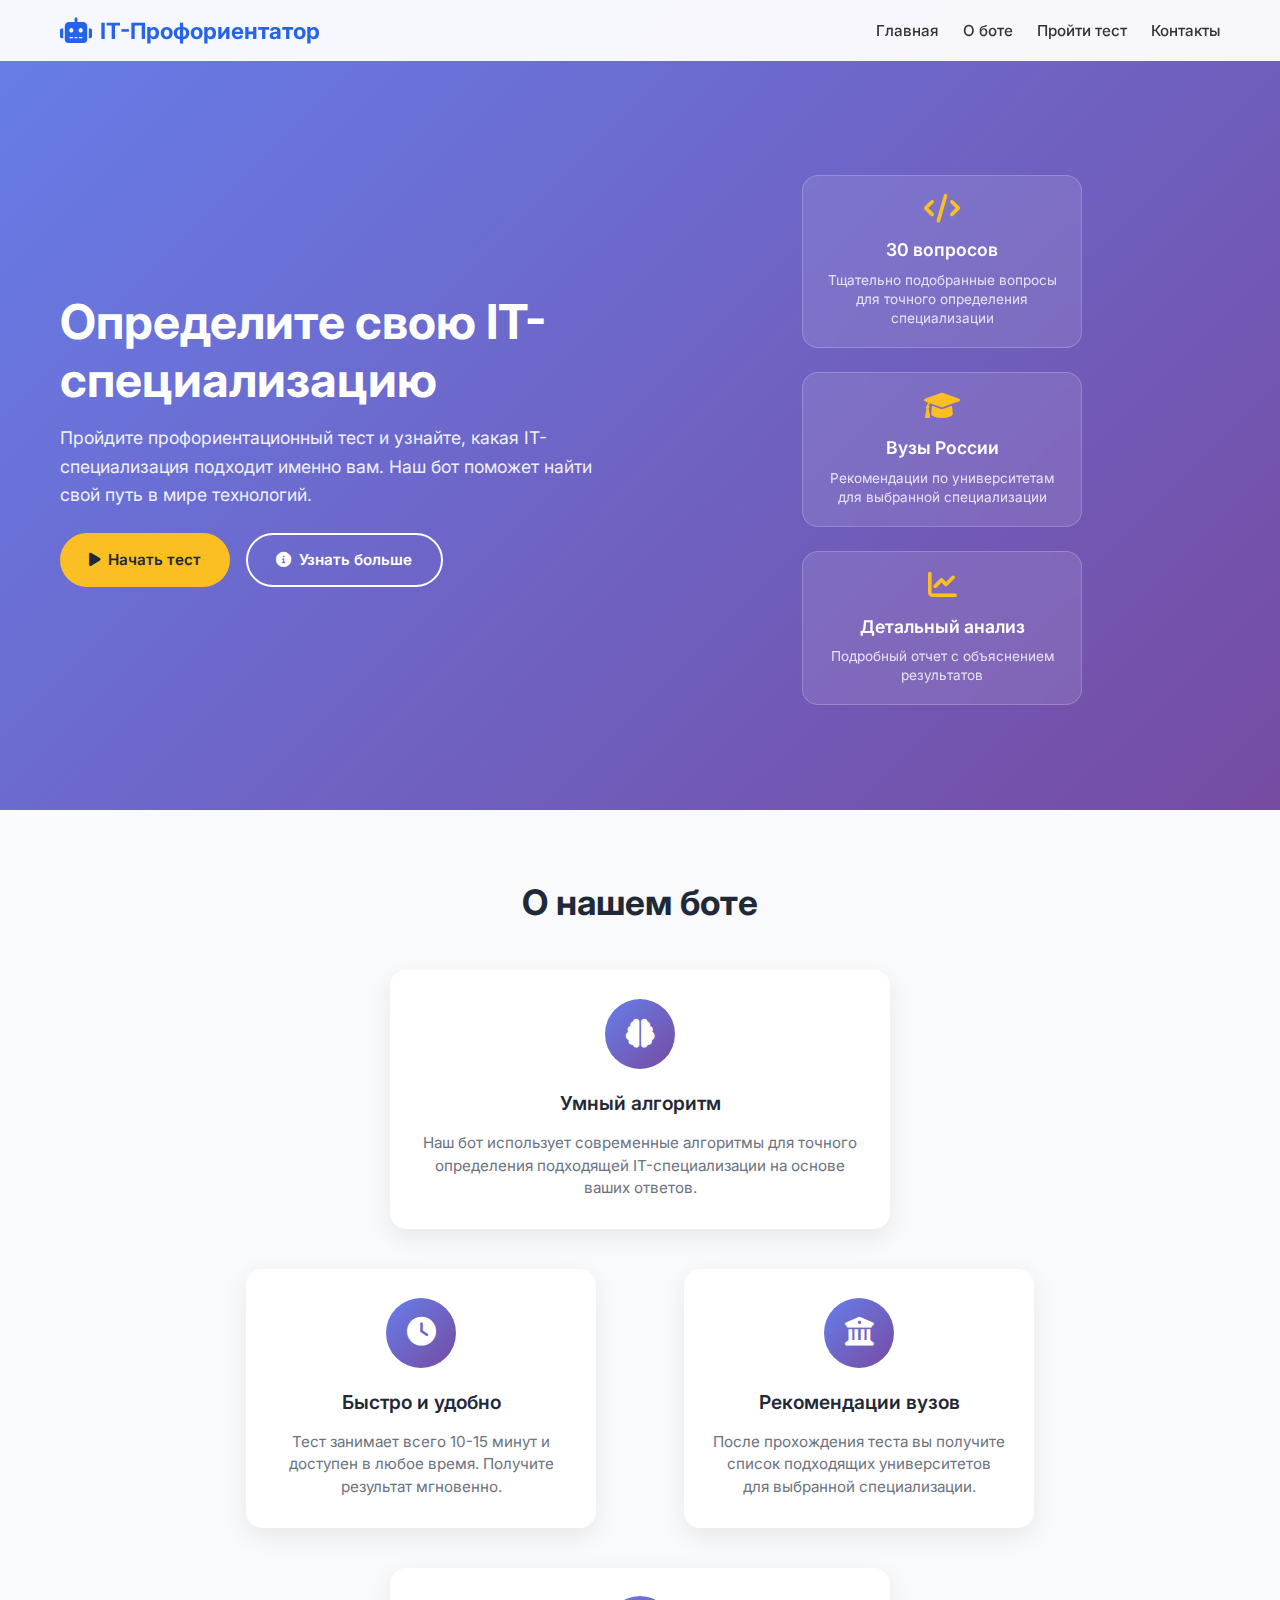
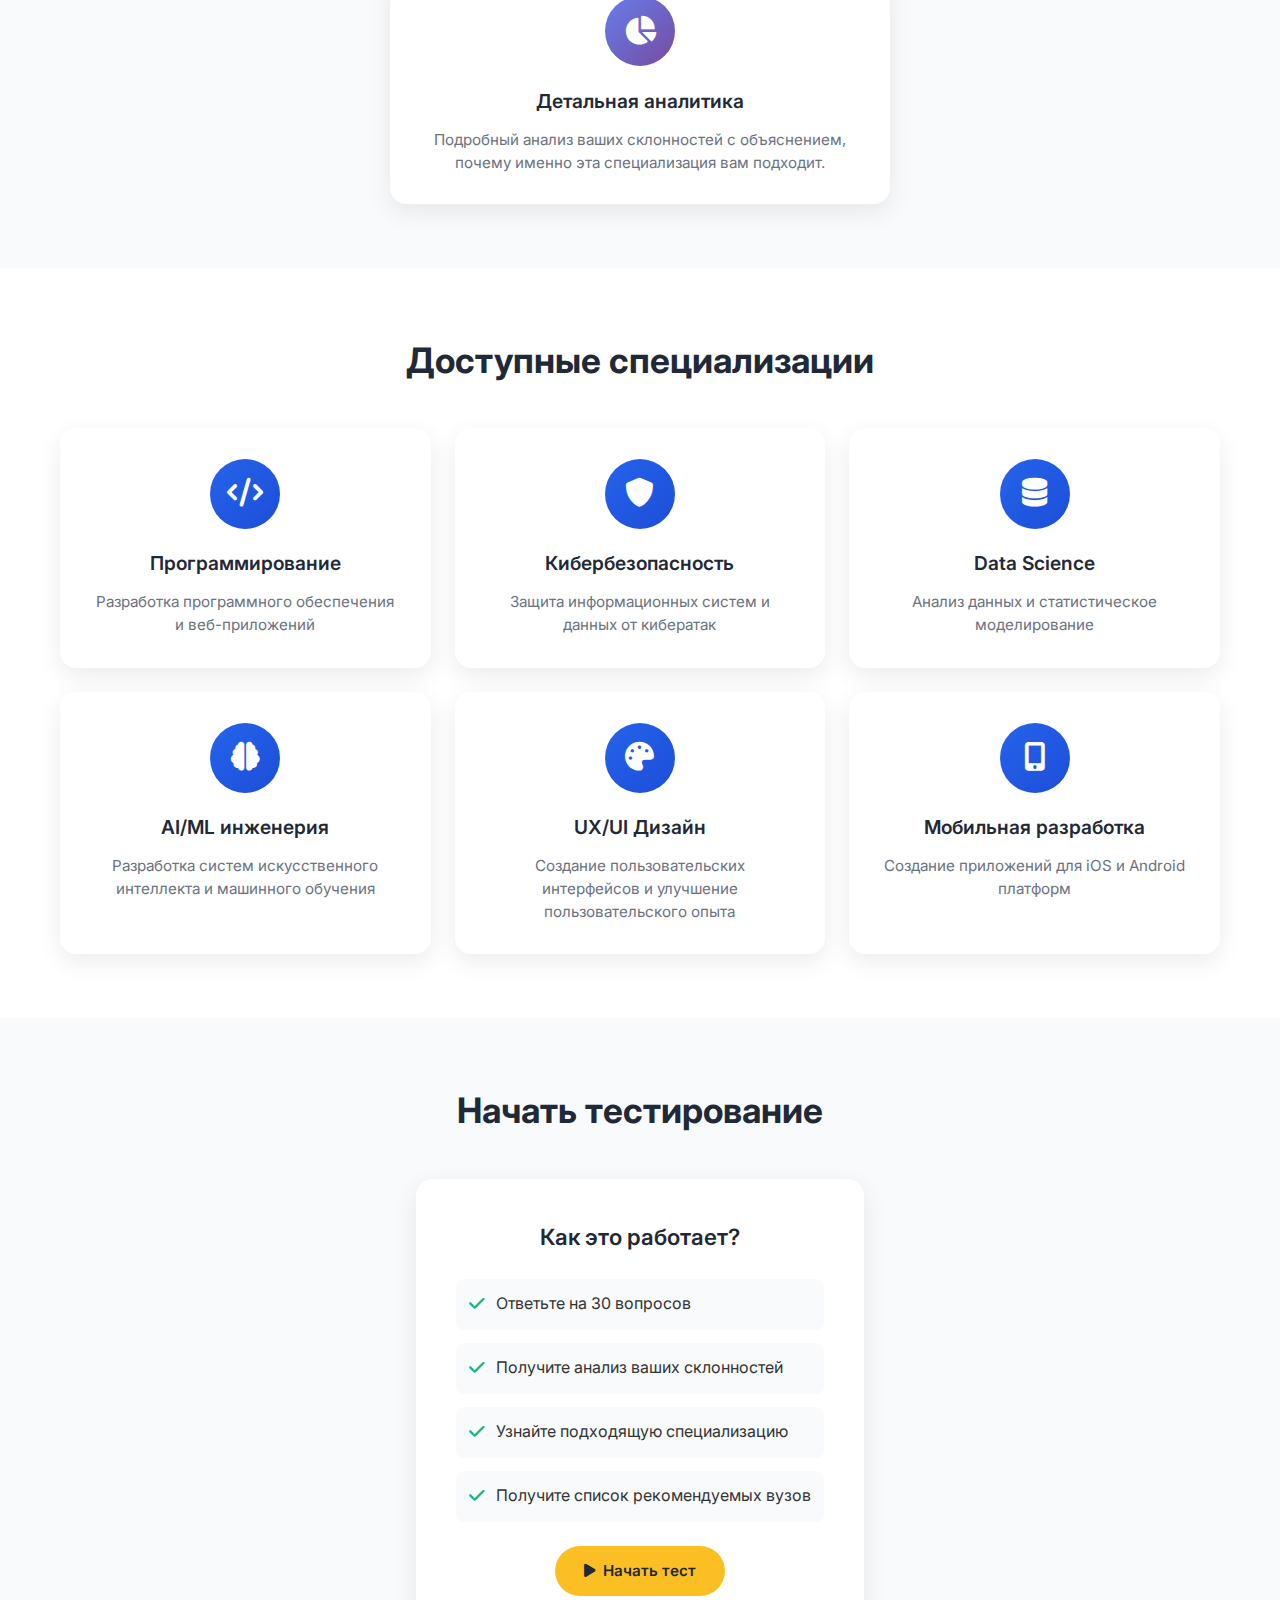
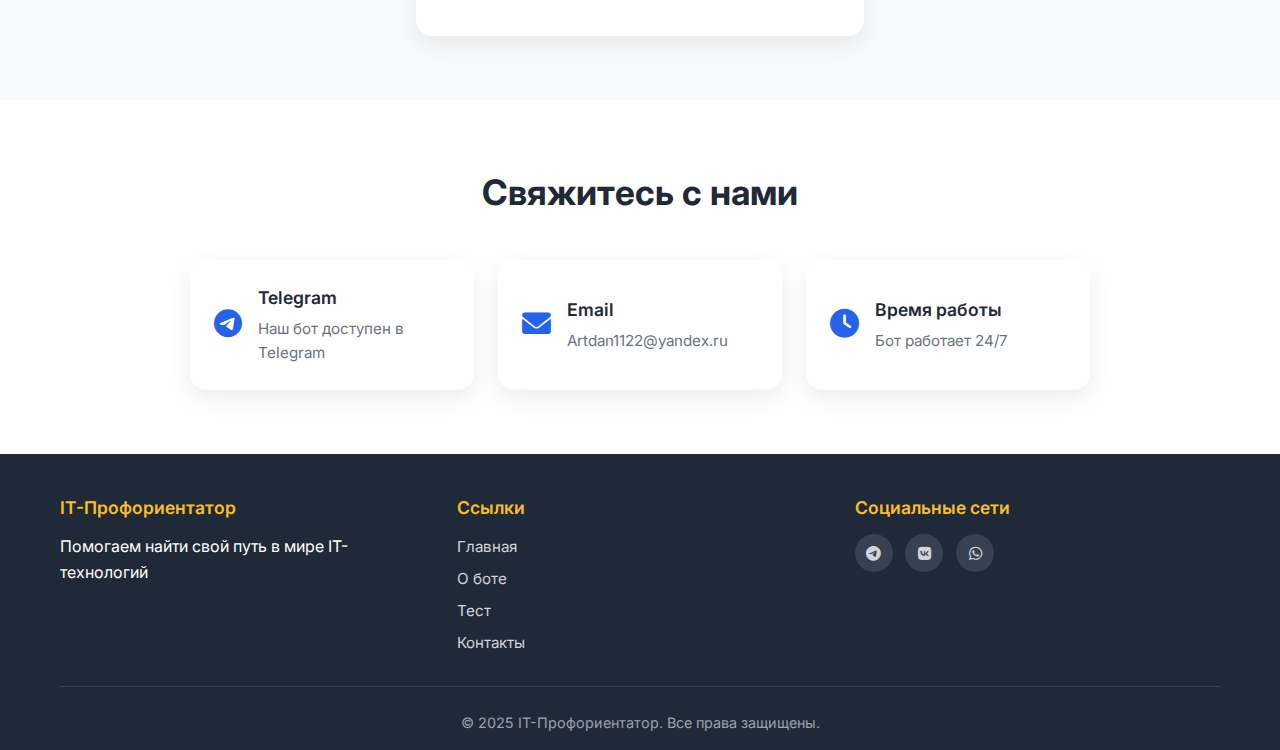
<file: index.html>
<!DOCTYPE html>
<html lang="ru">
<head>
    <meta charset="UTF-8">
    <meta name="viewport" content="width=device-width, initial-scale=1.0">
    <title>IT-Профориентатор - Определите свою IT-специализацию</title>
    <link href="https://cdnjs.cloudflare.com/ajax/libs/font-awesome/6.0.0/css/all.min.css" rel="stylesheet">
    <link href="https://fonts.googleapis.com/css2?family=Inter:wght@300;400;500;600;700&display=swap" rel="stylesheet">
    <link rel="stylesheet" href="styles.css">
</head>
<body>
    <!-- Навигация -->
    <nav class="navbar">
        <div class="nav-container">
            <div class="nav-logo">
                <i class="fas fa-robot"></i>
                <span>IT-Профориентатор</span>
            </div>
            <ul class="nav-menu">
                <li><a href="#home" class="nav-link">Главная</a></li>
                <li><a href="#about" class="nav-link">О боте</a></li>
                <li><a href="#test" class="nav-link">Пройти тест</a></li>
                <li><a href="#contact" class="nav-link">Контакты</a></li>
            </ul>
            <div class="hamburger">
                <span class="bar"></span>
                <span class="bar"></span>
                <span class="bar"></span>
            </div>
        </div>
    </nav>

    <!-- Главная секция -->
    <section id="home" class="hero">
        <div class="hero-container">
            <div class="hero-content">
                <h1 class="hero-title">
                    Определите свою IT-специализацию</span>
                </h1>
                <p class="hero-description">
                    Пройдите профориентационный тест и узнайте, какая IT-специализация подходит именно вам. 
                    Наш бот поможет найти свой путь в мире технологий.
                </p>
                <div class="hero-buttons">
                    <a href="https://t.me/ProfOrientBel_bot" target="_blank" class="btn btn-primary">
                        <i class="fas fa-play"></i>
                        Начать тест
                    </a>
                    <a href="#about" class="btn btn-secondary">
                        <i class="fas fa-info-circle"></i>
                        Узнать больше
                    </a>
                </div>
            </div>
            <div class="hero-image">
                <div class="floating-card">
                    <i class="fas fa-code"></i>
                    <h3>30 вопросов</h3>
                    <p>Тщательно подобранные вопросы для точного определения специализации</p>
                </div>
                <div class="floating-card">
                    <i class="fas fa-graduation-cap"></i>
                    <h3>Вузы России</h3>
                    <p>Рекомендации по университетам для выбранной специализации</p>
                </div>
                <div class="floating-card">
                    <i class="fas fa-chart-line"></i>
                    <h3>Детальный анализ</h3>
                    <p>Подробный отчет с объяснением результатов</p>
                </div>
            </div>
        </div>
    </section>

    <!-- О боте -->
    <section id="about" class="about">
        <div class="container">
            <h2 class="section-title">О нашем боте</h2>
            <div class="about-flow">
                <div class="about-card about-card-top">
                    <div class="card-icon">
                        <i class="fas fa-brain"></i>
                    </div>
                    <h3>Умный алгоритм</h3>
                    <p>Наш бот использует современные алгоритмы для точного определения подходящей IT-специализации на основе ваших ответов.</p>
                </div>
                
                <div class="about-cards-middle">
                    <div class="about-card about-card-left">
                        <div class="card-icon">
                            <i class="fas fa-clock"></i>
                        </div>
                        <h3>Быстро и удобно</h3>
                        <p>Тест занимает всего 10-15 минут и доступен в любое время. Получите результат мгновенно.</p>
                    </div>
                    <div class="about-card about-card-right">
                        <div class="card-icon">
                            <i class="fas fa-university"></i>
                        </div>
                        <h3>Рекомендации вузов</h3>
                        <p>После прохождения теста вы получите список подходящих университетов для выбранной специализации.</p>
                    </div>
                </div>
                
                <div class="about-card about-card-bottom">
                    <div class="card-icon">
                        <i class="fas fa-chart-pie"></i>
                    </div>
                    <h3>Детальная аналитика</h3>
                    <p>Подробный анализ ваших склонностей с объяснением, почему именно эта специализация вам подходит.</p>
                </div>
            </div>
        </div>
    </section>

    <!-- Специализации -->
    <section class="specializations">
        <div class="container">
            <h2 class="section-title">Доступные специализации</h2>
            <div class="specs-grid">
                <div class="spec-card">
                    <div class="spec-icon">
                        <i class="fas fa-code"></i>
                    </div>
                    <h3>Программирование</h3>
                    <p>Разработка программного обеспечения и веб-приложений</p>
                </div>
                <div class="spec-card">
                    <div class="spec-icon">
                        <i class="fas fa-shield-alt"></i>
                    </div>
                    <h3>Кибербезопасность</h3>
                    <p>Защита информационных систем и данных от кибератак</p>
                </div>
                <div class="spec-card">
                    <div class="spec-icon">
                        <i class="fas fa-database"></i>
                    </div>
                    <h3>Data Science</h3>
                    <p>Анализ данных и статистическое моделирование</p>
                </div>
                <div class="spec-card">
                    <div class="spec-icon">
                        <i class="fas fa-brain"></i>
                    </div>
                    <h3>AI/ML инженерия</h3>
                    <p>Разработка систем искусственного интеллекта и машинного обучения</p>
                </div>

                <div class="spec-card">
                    <div class="spec-icon">
                        <i class="fas fa-palette"></i>
                    </div>
                    <h3>UX/UI Дизайн</h3>
                    <p>Создание пользовательских интерфейсов и улучшение пользовательского опыта</p>
                </div>
                <div class="spec-card">
                    <div class="spec-icon">
                        <i class="fas fa-mobile-alt"></i>
                    </div>
                    <h3>Мобильная разработка</h3>
                    <p>Создание приложений для iOS и Android платформ</p>
                </div>
            </div>
        </div>
    </section>

    <!-- Тест -->
    <section id="test" class="test-section">
        <div class="container">
            <h2 class="section-title">Начать тестирование</h2>
            <div class="test-info">
                <div class="test-card">
                    <h3>Как это работает?</h3>
                    <ul>
                        <li><i class="fas fa-check"></i> Ответьте на 30 вопросов</li>
                        <li><i class="fas fa-check"></i> Получите анализ ваших склонностей</li>
                        <li><i class="fas fa-check"></i> Узнайте подходящую специализацию</li>
                        <li><i class="fas fa-check"></i> Получите список рекомендуемых вузов</li>
                    </ul>
                    <div class="test-buttons">
                        <a href="https://t.me/ProfOrientBel_bot" target="_blank" class="btn btn-primary">
                            <i class="fas fa-play"></i>
                            Начать тест
                        </a>

                    </div>
                </div>
            </div>
        </div>
    </section>

    <!-- Контакты -->
    <section id="contact" class="contact">
        <div class="container">
            <h2 class="section-title">Свяжитесь с нами</h2>
            <div class="contact-content">
                <div class="contact-info">
                    <div class="contact-item">
                        <i class="fab fa-telegram"></i>
                        <div>
                            <h3>Telegram</h3>
                            <p>Наш бот доступен в Telegram</p>
                        </div>
                    </div>
                    <div class="contact-item">
                        <i class="fas fa-envelope"></i>
                        <div>
                            <h3>Email</h3>
                            <p>Artdan1122@yandex.ru</p>
                        </div>
                    </div>
                    <div class="contact-item">
                        <i class="fas fa-clock"></i>
                        <div>
                            <h3>Время работы</h3>
                            <p>Бот работает 24/7</p>
                        </div>
                    </div>
                </div>
            </div>
        </div>
    </section>

    <!-- Футер -->
    <footer class="footer">
        <div class="container">
            <div class="footer-content">
                <div class="footer-section">
                    <h3>IT-Профориентатор</h3>
                    <p>Помогаем найти свой путь в мире IT-технологий</p>
                </div>
                <div class="footer-section">
                    <h3>Ссылки</h3>
                    <ul>
                        <li><a href="#home">Главная</a></li>
                        <li><a href="#about">О боте</a></li>
                        <li><a href="#test">Тест</a></li>
                        <li><a href="#contact">Контакты</a></li>
                    </ul>
                </div>
                <div class="footer-section">
                    <h3>Социальные сети</h3>
                    <div class="social-links">
                        <a href="https://t.me/danart31" target="_blank"><i class="fab fa-telegram"></i></a>
                        <a href="#"><i class="fab fa-vk"></i></a>
                        <a href="#"><i class="fab fa-whatsapp"></i></a>
                    </div>
                </div>
            </div>
            <div class="footer-bottom">
                <p>&copy; 2025 IT-Профориентатор. Все права защищены.</p>
            </div>
        </div>
    </footer>



    <script src="script.js"></script>
</body>
</html>
</file>
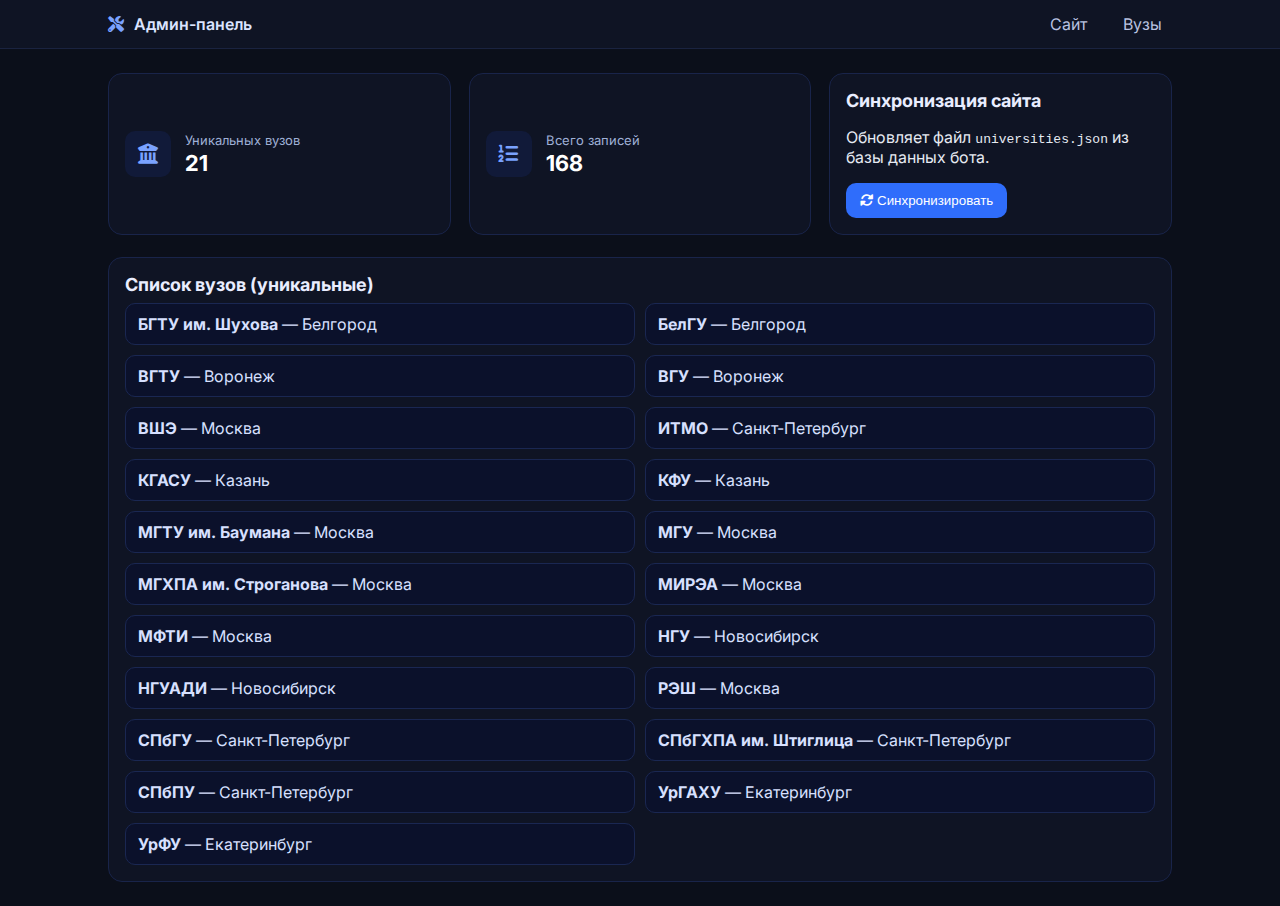
<file: admin.html>
<!DOCTYPE html>
<html lang="ru">
<head>
	<meta charset="UTF-8">
	<meta name="viewport" content="width=device-width, initial-scale=1.0">
	<title>Админ-панель — IT-Профориентатор</title>
	<link href="https://cdnjs.cloudflare.com/ajax/libs/font-awesome/6.0.0/css/all.min.css" rel="stylesheet">
	<link href="https://fonts.googleapis.com/css2?family=Inter:wght@300;400;500;600;700&display=swap" rel="stylesheet">
	<link rel="stylesheet" href="admin-styles.css">
</head>
<body>
	<nav class="navbar">
		<div class="nav-container">
			<div class="nav-logo"><i class="fas fa-tools"></i><span>Админ-панель</span></div>
			<ul class="nav-menu">
				<li><a href="index.html" class="nav-link">Сайт</a></li>
				<li><a href="universities.html" class="nav-link">Вузы</a></li>
			</ul>
		</div>
	</nav>

	<main class="container">
		<section class="grid">
			<div class="card stat">
				<div class="stat-icon"><i class="fas fa-university"></i></div>
				<div class="stat-body">
					<div class="stat-title">Уникальных вузов</div>
					<div id="uniqueCount" class="stat-value">—</div>
				</div>
			</div>
			<div class="card stat">
				<div class="stat-icon"><i class="fas fa-list-ol"></i></div>
				<div class="stat-body">
					<div class="stat-title">Всего записей</div>
					<div id="totalCount" class="stat-value">—</div>
				</div>
			</div>
			<div class="card">
				<h3>Синхронизация сайта</h3>
				<p>Обновляет файл <code>universities.json</code> из базы данных бота.</p>
				<div class="actions">
					<button id="btnSync" class="btn btn-primary"><i class="fas fa-rotate"></i> Синхронизировать</button>
					<span id="syncInfo" class="sync-info"></span>
				</div>
			</div>
		</section>

		<section class="card">
			<h3>Список вузов (уникальные)</h3>
			<div id="uniList" class="uni-list"></div>
		</section>
	</main>

	<script src="admin-script.js"></script>
</body>
</html>
</file>
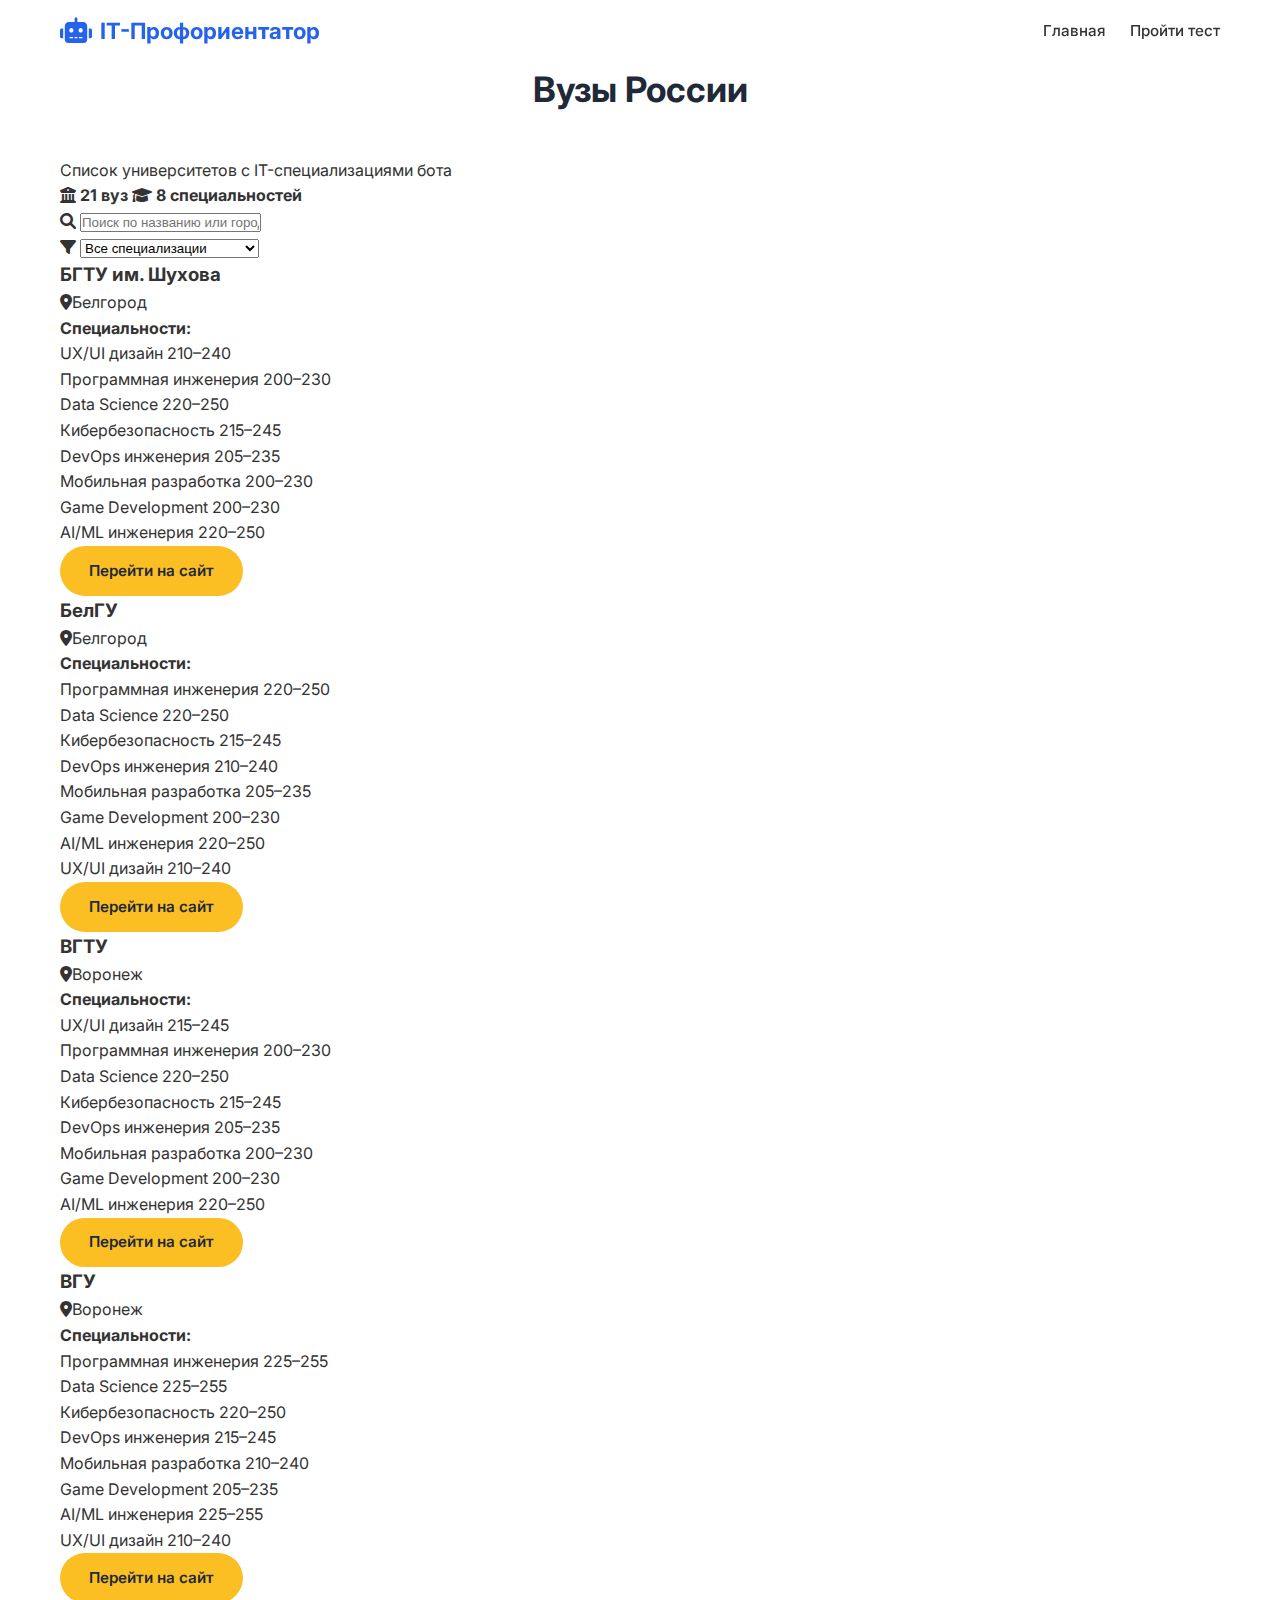
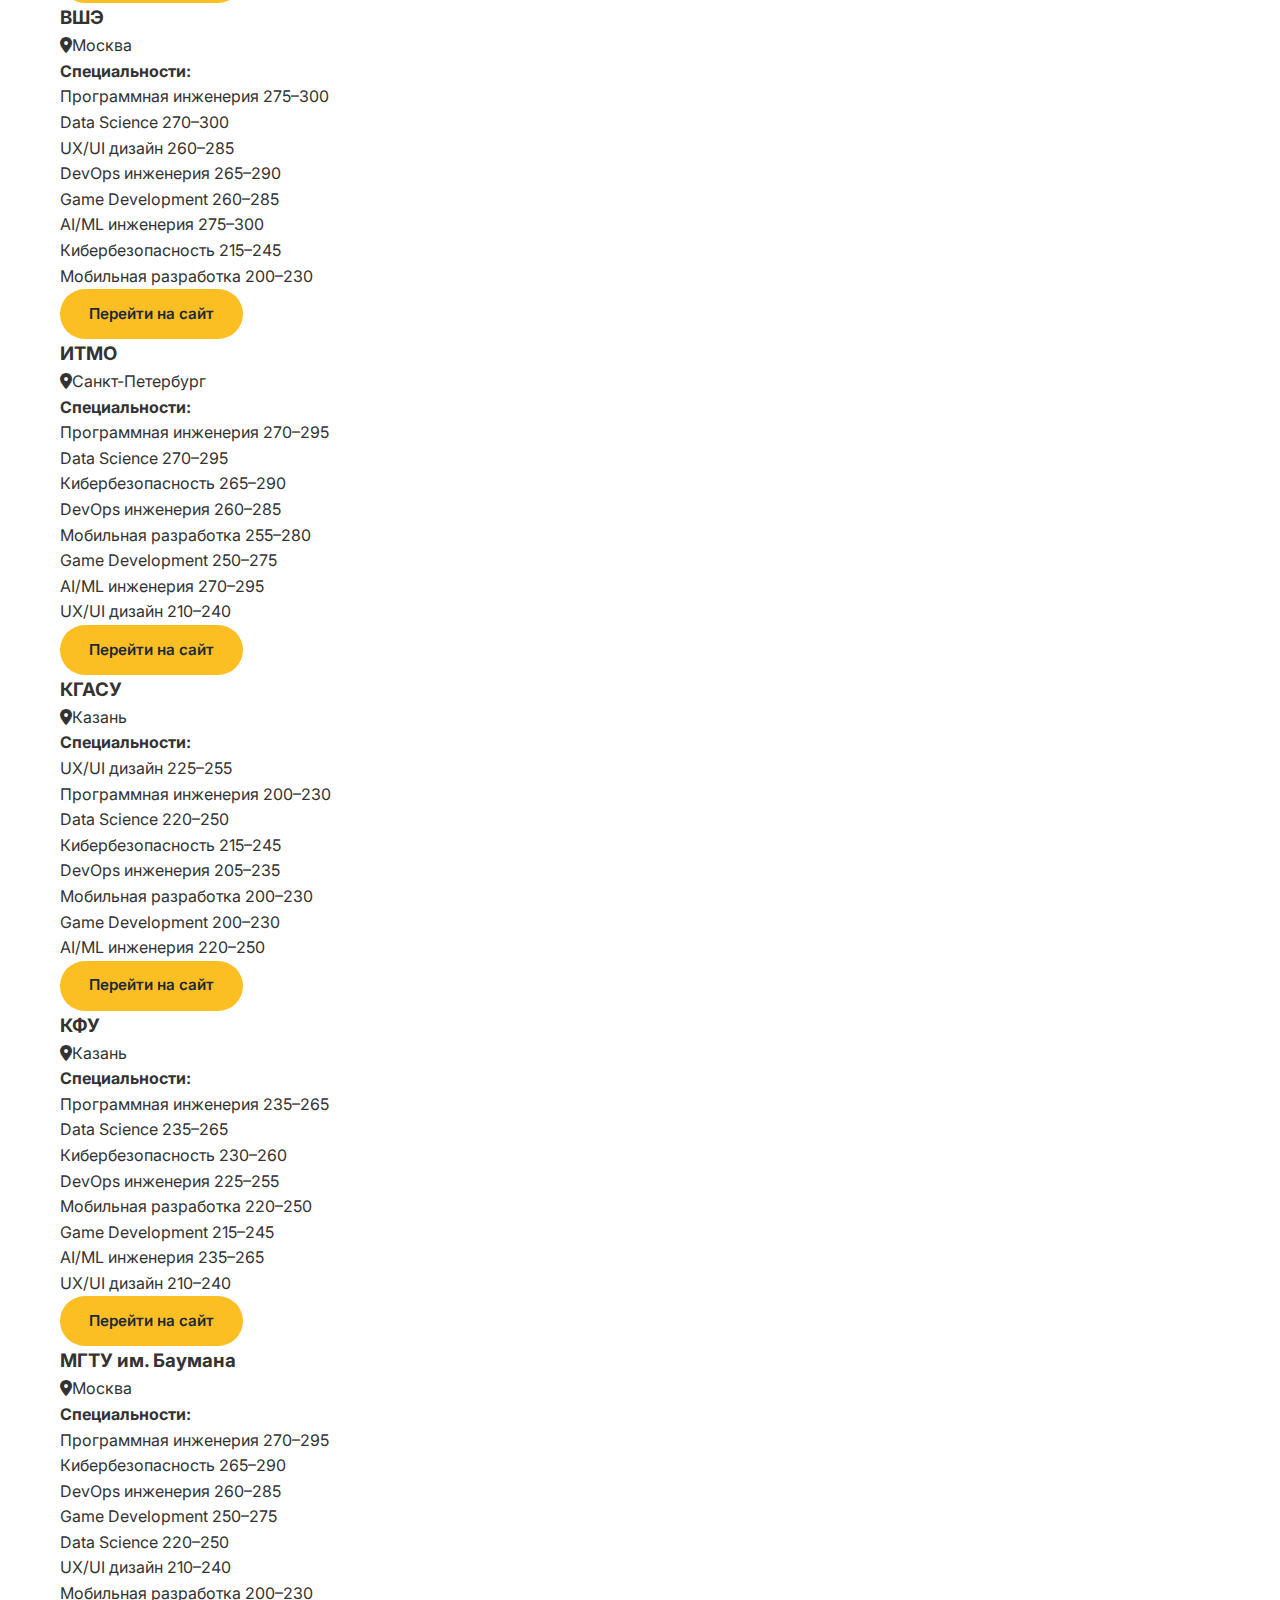
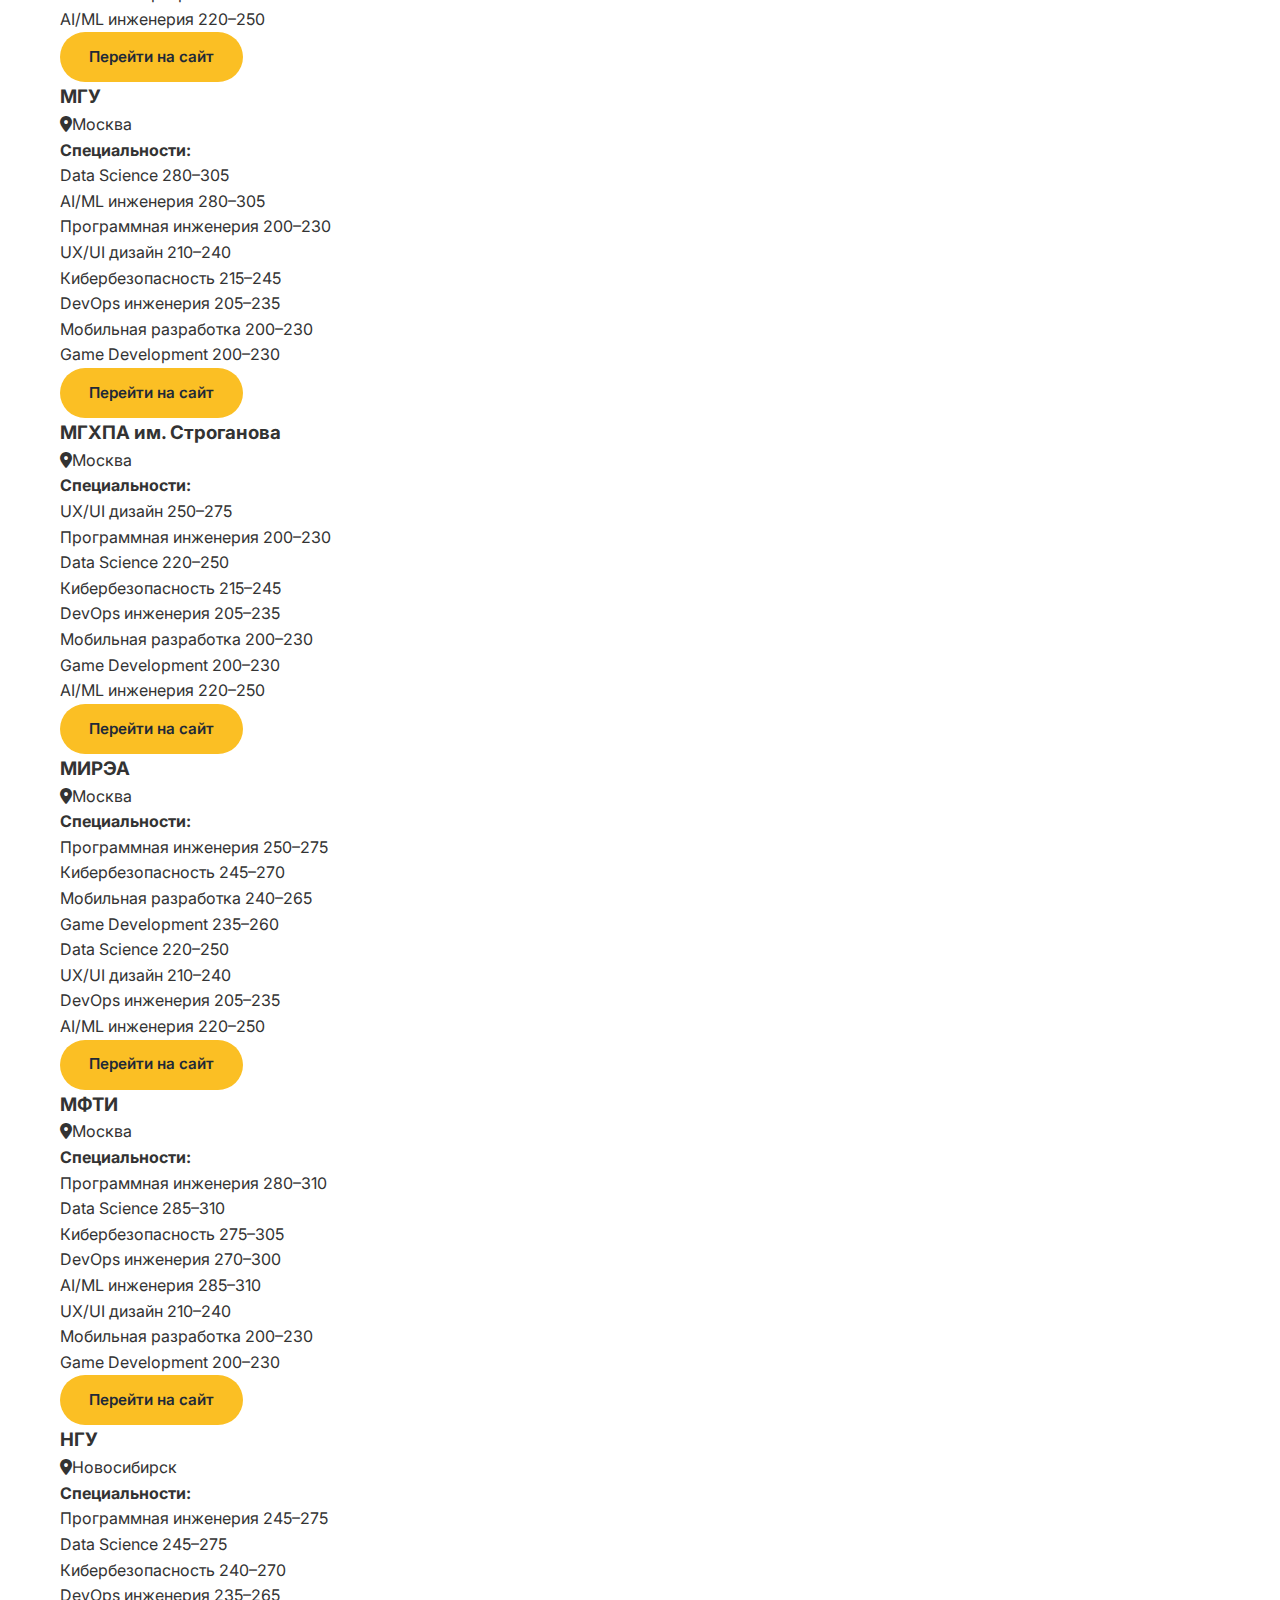
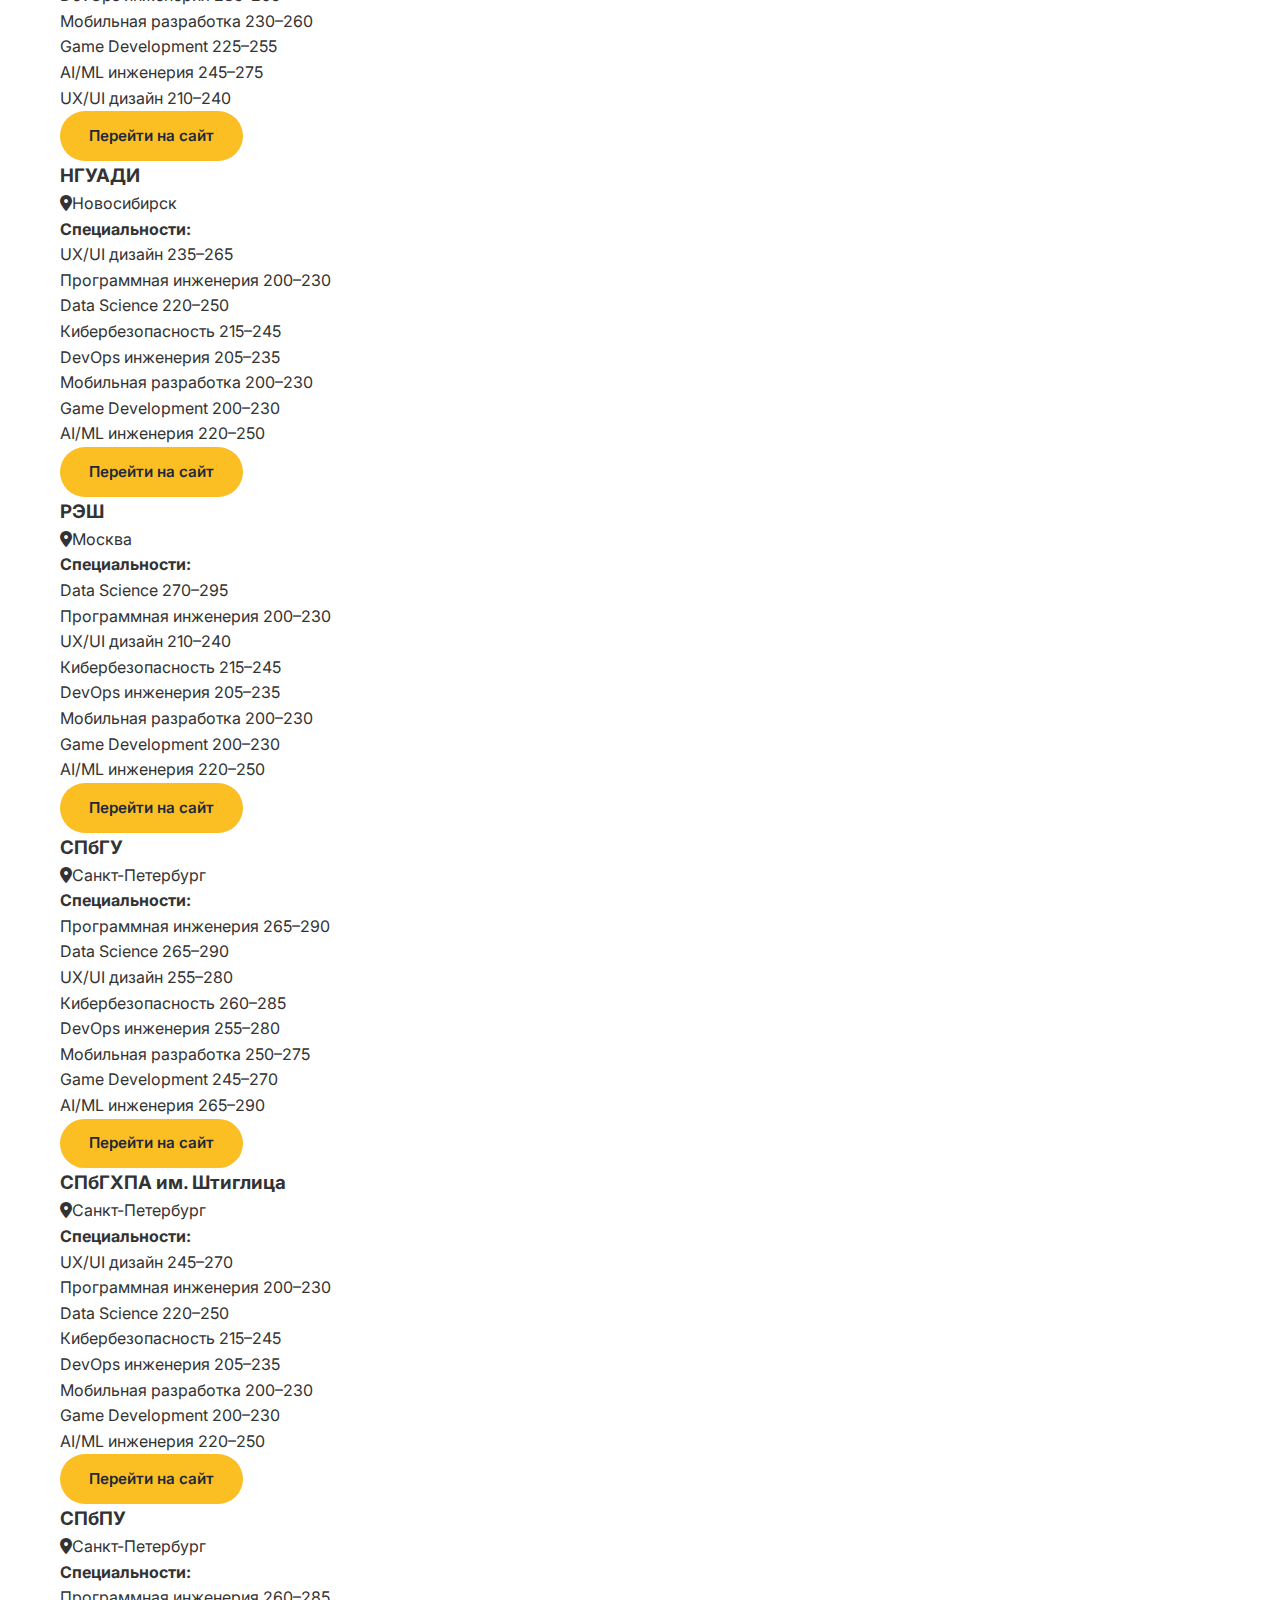
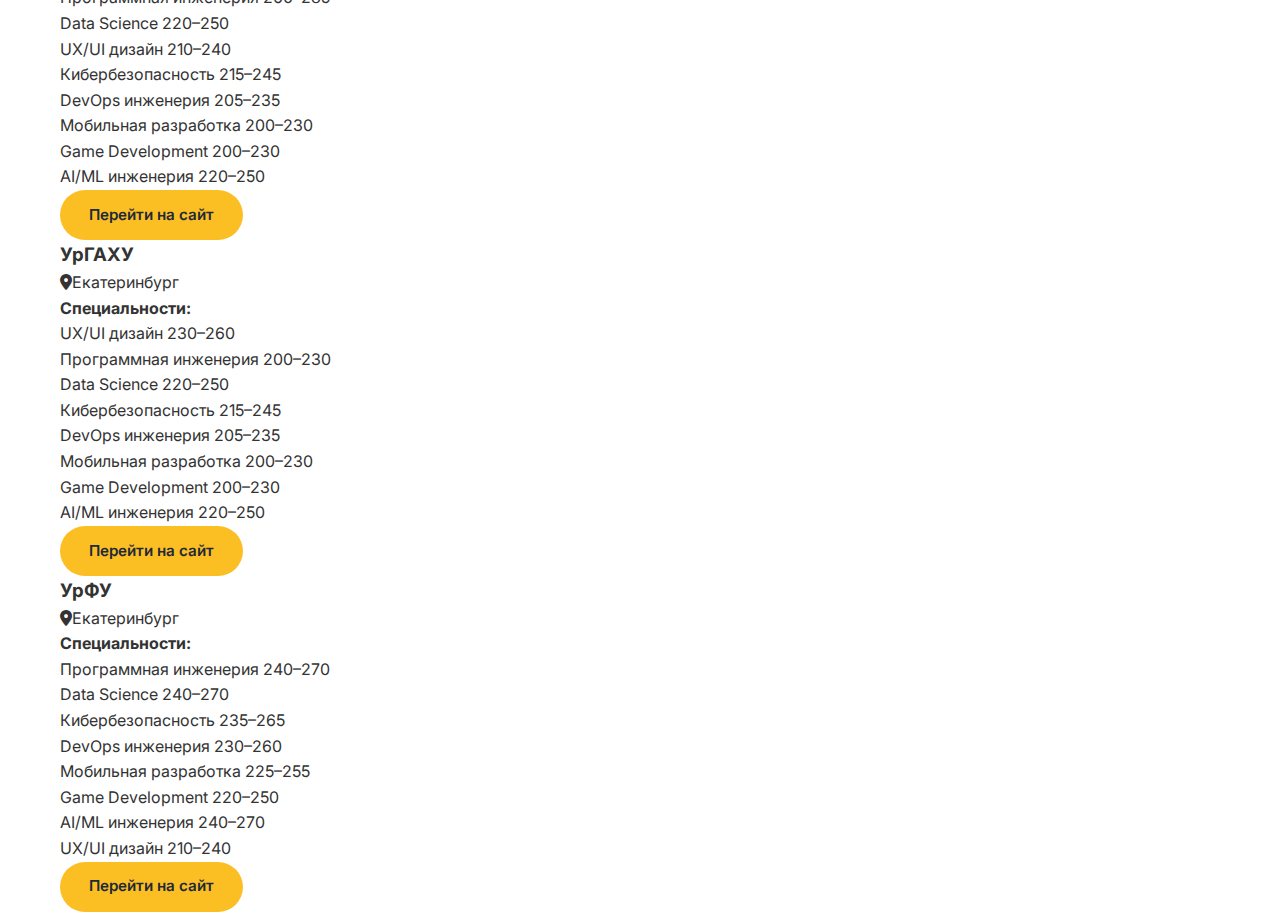
<file: universities.html>
<!DOCTYPE html>
<html lang="ru">
<head>
	<meta charset="UTF-8">
	<meta name="viewport" content="width=device-width, initial-scale=1.0">
	<title>Вузы России — IT-Профориентатор</title>
	<link href="https://cdnjs.cloudflare.com/ajax/libs/font-awesome/6.0.0/css/all.min.css" rel="stylesheet">
	<link href="https://fonts.googleapis.com/css2?family=Inter:wght@300;400;500;600;700&display=swap" rel="stylesheet">
	<link rel="stylesheet" href="styles.css">
</head>
<body>
	<nav class="navbar" style="position: sticky;">
		<div class="nav-container">
			<div class="nav-logo">
				<i class="fas fa-robot"></i>
				<span>IT-Профориентатор</span>
			</div>
			<ul class="nav-menu">
				<li><a href="index.html#home" class="nav-link">Главная</a></li>
				<li><a href="https://t.me/ProfOrientBel_bot" target="_blank" class="nav-link">Пройти тест</a></li>
			</ul>
			<div class="hamburger">
				<span class="bar"></span>
				<span class="bar"></span>
				<span class="bar"></span>
			</div>
		</div>
	</nav>

	<section class="uni-header">
		<div class="container">
			<h1 class="section-title">Вузы России</h1>
			<p class="uni-subtitle">Список университетов с IT-специализациями бота</p>
			<div class="uni-stats">
				<span class="stat-item">
					<i class="fas fa-university"></i>
					<strong id="uniqueUniCount">21</strong>
				</span>
				<span class="stat-item">
					<i class="fas fa-graduation-cap"></i>
					<strong id="totalSpecsCount">168</strong> 
				</span>
			</div>
			<div class="filter-bar">
				<div class="filter-group">
					<i class="fas fa-search"></i>
					<input id="searchInput" type="text" placeholder="Поиск по названию или городу" aria-label="Поиск вузов">
				</div>
				<div class="filter-select">
					<i class="fas fa-filter"></i>
					<select id="specFilter" aria-label="Фильтр по специализации">
						<option value="">Все специализации</option>
					</select>
				</div>
			</div>
		</div>
	</section>

	<section class="uni-list">
		<div class="container">
			<div id="uniGrid" class="uni-grid"></div>
		</div>
	</section>

	<script src="script.js"></script>
														<script>
		// Встроенные данные вузов для избежания проблем с загрузкой файла
		window.EMBEDDED_UNIVERSITIES = [
  {
    "name": "БГТУ им. Шухова",
    "city": "Белгород",
    "score_min": 210.0,
    "score_max": 240.0,
    "url": "https://bstu.ru",
    "specialization": "UX/UI дизайн"
  },
  {
    "name": "БГТУ им. Шухова",
    "city": "Белгород",
    "score_min": 200.0,
    "score_max": 230.0,
    "url": "https://bstu.ru",
    "specialization": "Программная инженерия"
  },
  {
    "name": "БГТУ им. Шухова",
    "city": "Белгород",
    "score_min": 220.0,
    "score_max": 250.0,
    "url": "https://bstu.ru",
    "specialization": "Data Science"
  },
  {
    "name": "БГТУ им. Шухова",
    "city": "Белгород",
    "score_min": 215.0,
    "score_max": 245.0,
    "url": "https://bstu.ru",
    "specialization": "Кибербезопасность"
  },
  {
    "name": "БГТУ им. Шухова",
    "city": "Белгород",
    "score_min": 205.0,
    "score_max": 235.0,
    "url": "https://bstu.ru",
    "specialization": "DevOps инженерия"
  },
  {
    "name": "БГТУ им. Шухова",
    "city": "Белгород",
    "score_min": 200.0,
    "score_max": 230.0,
    "url": "https://bstu.ru",
    "specialization": "Мобильная разработка"
  },
  {
    "name": "БГТУ им. Шухова",
    "city": "Белгород",
    "score_min": 200.0,
    "score_max": 230.0,
    "url": "https://bstu.ru",
    "specialization": "Game Development"
  },
  {
    "name": "БГТУ им. Шухова",
    "city": "Белгород",
    "score_min": 220.0,
    "score_max": 250.0,
    "url": "https://bstu.ru",
    "specialization": "AI/ML инженерия"
  },
  {
    "name": "БелГУ",
    "city": "Белгород",
    "score_min": 220.0,
    "score_max": 250.0,
    "url": "https://bsu.edu.ru",
    "specialization": "Программная инженерия"
  },
  {
    "name": "БелГУ",
    "city": "Белгород",
    "score_min": 220.0,
    "score_max": 250.0,
    "url": "https://bsu.edu.ru",
    "specialization": "Data Science"
  },
  {
    "name": "БелГУ",
    "city": "Белгород",
    "score_min": 215.0,
    "score_max": 245.0,
    "url": "https://bsu.edu.ru",
    "specialization": "Кибербезопасность"
  },
  {
    "name": "БелГУ",
    "city": "Белгород",
    "score_min": 210.0,
    "score_max": 240.0,
    "url": "https://bsu.edu.ru",
    "specialization": "DevOps инженерия"
  },
  {
    "name": "БелГУ",
    "city": "Белгород",
    "score_min": 205.0,
    "score_max": 235.0,
    "url": "https://bsu.edu.ru",
    "specialization": "Мобильная разработка"
  },
  {
    "name": "БелГУ",
    "city": "Белгород",
    "score_min": 200.0,
    "score_max": 230.0,
    "url": "https://bsu.edu.ru",
    "specialization": "Game Development"
  },
  {
    "name": "БелГУ",
    "city": "Белгород",
    "score_min": 220.0,
    "score_max": 250.0,
    "url": "https://bsu.edu.ru",
    "specialization": "AI/ML инженерия"
  },
  {
    "name": "БелГУ",
    "city": "Белгород",
    "score_min": 210.0,
    "score_max": 240.0,
    "url": "https://bsu.edu.ru",
    "specialization": "UX/UI дизайн"
  },
  {
    "name": "ВГТУ",
    "city": "Воронеж",
    "score_min": 215.0,
    "score_max": 245.0,
    "url": "https://vgasu.vrn.ru",
    "specialization": "UX/UI дизайн"
  },
  {
    "name": "ВГТУ",
    "city": "Воронеж",
    "score_min": 200.0,
    "score_max": 230.0,
    "url": "https://vgasu.vrn.ru",
    "specialization": "Программная инженерия"
  },
  {
    "name": "ВГТУ",
    "city": "Воронеж",
    "score_min": 220.0,
    "score_max": 250.0,
    "url": "https://vgasu.vrn.ru",
    "specialization": "Data Science"
  },
  {
    "name": "ВГТУ",
    "city": "Воронеж",
    "score_min": 215.0,
    "score_max": 245.0,
    "url": "https://vgasu.vrn.ru",
    "specialization": "Кибербезопасность"
  },
  {
    "name": "ВГТУ",
    "city": "Воронеж",
    "score_min": 205.0,
    "score_max": 235.0,
    "url": "https://vgasu.vrn.ru",
    "specialization": "DevOps инженерия"
  },
  {
    "name": "ВГТУ",
    "city": "Воронеж",
    "score_min": 200.0,
    "score_max": 230.0,
    "url": "https://vgasu.vrn.ru",
    "specialization": "Мобильная разработка"
  },
  {
    "name": "ВГТУ",
    "city": "Воронеж",
    "score_min": 200.0,
    "score_max": 230.0,
    "url": "https://vgasu.vrn.ru",
    "specialization": "Game Development"
  },
  {
    "name": "ВГТУ",
    "city": "Воронеж",
    "score_min": 220.0,
    "score_max": 250.0,
    "url": "https://vgasu.vrn.ru",
    "specialization": "AI/ML инженерия"
  },
  {
    "name": "ВГУ",
    "city": "Воронеж",
    "score_min": 225.0,
    "score_max": 255.0,
    "url": "https://www.vsu.ru",
    "specialization": "Программная инженерия"
  },
  {
    "name": "ВГУ",
    "city": "Воронеж",
    "score_min": 225.0,
    "score_max": 255.0,
    "url": "https://www.vsu.ru",
    "specialization": "Data Science"
  },
  {
    "name": "ВГУ",
    "city": "Воронеж",
    "score_min": 220.0,
    "score_max": 250.0,
    "url": "https://www.vsu.ru",
    "specialization": "Кибербезопасность"
  },
  {
    "name": "ВГУ",
    "city": "Воронеж",
    "score_min": 215.0,
    "score_max": 245.0,
    "url": "https://www.vsu.ru",
    "specialization": "DevOps инженерия"
  },
  {
    "name": "ВГУ",
    "city": "Воронеж",
    "score_min": 210.0,
    "score_max": 240.0,
    "url": "https://www.vsu.ru",
    "specialization": "Мобильная разработка"
  },
  {
    "name": "ВГУ",
    "city": "Воронеж",
    "score_min": 205.0,
    "score_max": 235.0,
    "url": "https://www.vsu.ru",
    "specialization": "Game Development"
  },
  {
    "name": "ВГУ",
    "city": "Воронеж",
    "score_min": 225.0,
    "score_max": 255.0,
    "url": "https://www.vsu.ru",
    "specialization": "AI/ML инженерия"
  },
  {
    "name": "ВГУ",
    "city": "Воронеж",
    "score_min": 210.0,
    "score_max": 240.0,
    "url": "https://www.vsu.ru",
    "specialization": "UX/UI дизайн"
  },
  {
    "name": "ВШЭ",
    "city": "Москва",
    "score_min": 275.0,
    "score_max": 300.0,
    "url": "https://www.hse.ru",
    "specialization": "Программная инженерия"
  },
  {
    "name": "ВШЭ",
    "city": "Москва",
    "score_min": 270.0,
    "score_max": 300.0,
    "url": "https://www.hse.ru",
    "specialization": "Data Science"
  },
  {
    "name": "ВШЭ",
    "city": "Москва",
    "score_min": 260.0,
    "score_max": 285.0,
    "url": "https://www.hse.ru",
    "specialization": "UX/UI дизайн"
  },
  {
    "name": "ВШЭ",
    "city": "Москва",
    "score_min": 265.0,
    "score_max": 290.0,
    "url": "https://www.hse.ru",
    "specialization": "DevOps инженерия"
  },
  {
    "name": "ВШЭ",
    "city": "Москва",
    "score_min": 260.0,
    "score_max": 285.0,
    "url": "https://www.hse.ru",
    "specialization": "Game Development"
  },
  {
    "name": "ВШЭ",
    "city": "Москва",
    "score_min": 275.0,
    "score_max": 300.0,
    "url": "https://www.hse.ru",
    "specialization": "AI/ML инженерия"
  },
  {
    "name": "ВШЭ",
    "city": "Москва",
    "score_min": 215.0,
    "score_max": 245.0,
    "url": "https://www.hse.ru",
    "specialization": "Кибербезопасность"
  },
  {
    "name": "ВШЭ",
    "city": "Москва",
    "score_min": 200.0,
    "score_max": 230.0,
    "url": "https://www.hse.ru",
    "specialization": "Мобильная разработка"
  },
  {
    "name": "ИТМО",
    "city": "Санкт-Петербург",
    "score_min": 270.0,
    "score_max": 295.0,
    "url": "https://itmo.ru",
    "specialization": "Программная инженерия"
  },
  {
    "name": "ИТМО",
    "city": "Санкт-Петербург",
    "score_min": 270.0,
    "score_max": 295.0,
    "url": "https://itmo.ru",
    "specialization": "Data Science"
  },
  {
    "name": "ИТМО",
    "city": "Санкт-Петербург",
    "score_min": 265.0,
    "score_max": 290.0,
    "url": "https://itmo.ru",
    "specialization": "Кибербезопасность"
  },
  {
    "name": "ИТМО",
    "city": "Санкт-Петербург",
    "score_min": 260.0,
    "score_max": 285.0,
    "url": "https://itmo.ru",
    "specialization": "DevOps инженерия"
  },
  {
    "name": "ИТМО",
    "city": "Санкт-Петербург",
    "score_min": 255.0,
    "score_max": 280.0,
    "url": "https://itmo.ru",
    "specialization": "Мобильная разработка"
  },
  {
    "name": "ИТМО",
    "city": "Санкт-Петербург",
    "score_min": 250.0,
    "score_max": 275.0,
    "url": "https://itmo.ru",
    "specialization": "Game Development"
  },
  {
    "name": "ИТМО",
    "city": "Санкт-Петербург",
    "score_min": 270.0,
    "score_max": 295.0,
    "url": "https://itmo.ru",
    "specialization": "AI/ML инженерия"
  },
  {
    "name": "ИТМО",
    "city": "Санкт-Петербург",
    "score_min": 210.0,
    "score_max": 240.0,
    "url": "https://itmo.ru",
    "specialization": "UX/UI дизайн"
  },
  {
    "name": "КГАСУ",
    "city": "Казань",
    "score_min": 225.0,
    "score_max": 255.0,
    "url": "https://kgasu.ru",
    "specialization": "UX/UI дизайн"
  },
  {
    "name": "КГАСУ",
    "city": "Казань",
    "score_min": 200.0,
    "score_max": 230.0,
    "url": "https://kgasu.ru",
    "specialization": "Программная инженерия"
  },
  {
    "name": "КГАСУ",
    "city": "Казань",
    "score_min": 220.0,
    "score_max": 250.0,
    "url": "https://kgasu.ru",
    "specialization": "Data Science"
  },
  {
    "name": "КГАСУ",
    "city": "Казань",
    "score_min": 215.0,
    "score_max": 245.0,
    "url": "https://kgasu.ru",
    "specialization": "Кибербезопасность"
  },
  {
    "name": "КГАСУ",
    "city": "Казань",
    "score_min": 205.0,
    "score_max": 235.0,
    "url": "https://kgasu.ru",
    "specialization": "DevOps инженерия"
  },
  {
    "name": "КГАСУ",
    "city": "Казань",
    "score_min": 200.0,
    "score_max": 230.0,
    "url": "https://kgasu.ru",
    "specialization": "Мобильная разработка"
  },
  {
    "name": "КГАСУ",
    "city": "Казань",
    "score_min": 200.0,
    "score_max": 230.0,
    "url": "https://kgasu.ru",
    "specialization": "Game Development"
  },
  {
    "name": "КГАСУ",
    "city": "Казань",
    "score_min": 220.0,
    "score_max": 250.0,
    "url": "https://kgasu.ru",
    "specialization": "AI/ML инженерия"
  },
  {
    "name": "КФУ",
    "city": "Казань",
    "score_min": 235.0,
    "score_max": 265.0,
    "url": "https://kpfu.ru",
    "specialization": "Программная инженерия"
  },
  {
    "name": "КФУ",
    "city": "Казань",
    "score_min": 235.0,
    "score_max": 265.0,
    "url": "https://kpfu.ru",
    "specialization": "Data Science"
  },
  {
    "name": "КФУ",
    "city": "Казань",
    "score_min": 230.0,
    "score_max": 260.0,
    "url": "https://kpfu.ru",
    "specialization": "Кибербезопасность"
  },
  {
    "name": "КФУ",
    "city": "Казань",
    "score_min": 225.0,
    "score_max": 255.0,
    "url": "https://kpfu.ru",
    "specialization": "DevOps инженерия"
  },
  {
    "name": "КФУ",
    "city": "Казань",
    "score_min": 220.0,
    "score_max": 250.0,
    "url": "https://kpfu.ru",
    "specialization": "Мобильная разработка"
  },
  {
    "name": "КФУ",
    "city": "Казань",
    "score_min": 215.0,
    "score_max": 245.0,
    "url": "https://kpfu.ru",
    "specialization": "Game Development"
  },
  {
    "name": "КФУ",
    "city": "Казань",
    "score_min": 235.0,
    "score_max": 265.0,
    "url": "https://kpfu.ru",
    "specialization": "AI/ML инженерия"
  },
  {
    "name": "КФУ",
    "city": "Казань",
    "score_min": 210.0,
    "score_max": 240.0,
    "url": "https://kpfu.ru",
    "specialization": "UX/UI дизайн"
  },
  {
    "name": "МГТУ им. Баумана",
    "city": "Москва",
    "score_min": 270.0,
    "score_max": 295.0,
    "url": "https://bmstu.ru",
    "specialization": "Программная инженерия"
  },
  {
    "name": "МГТУ им. Баумана",
    "city": "Москва",
    "score_min": 265.0,
    "score_max": 290.0,
    "url": "https://bmstu.ru",
    "specialization": "Кибербезопасность"
  },
  {
    "name": "МГТУ им. Баумана",
    "city": "Москва",
    "score_min": 260.0,
    "score_max": 285.0,
    "url": "https://bmstu.ru",
    "specialization": "DevOps инженерия"
  },
  {
    "name": "МГТУ им. Баумана",
    "city": "Москва",
    "score_min": 250.0,
    "score_max": 275.0,
    "url": "https://bmstu.ru",
    "specialization": "Game Development"
  },
  {
    "name": "МГТУ им. Баумана",
    "city": "Москва",
    "score_min": 220.0,
    "score_max": 250.0,
    "url": "https://bmstu.ru",
    "specialization": "Data Science"
  },
  {
    "name": "МГТУ им. Баумана",
    "city": "Москва",
    "score_min": 210.0,
    "score_max": 240.0,
    "url": "https://bmstu.ru",
    "specialization": "UX/UI дизайн"
  },
  {
    "name": "МГТУ им. Баумана",
    "city": "Москва",
    "score_min": 200.0,
    "score_max": 230.0,
    "url": "https://bmstu.ru",
    "specialization": "Мобильная разработка"
  },
  {
    "name": "МГТУ им. Баумана",
    "city": "Москва",
    "score_min": 220.0,
    "score_max": 250.0,
    "url": "https://bmstu.ru",
    "specialization": "AI/ML инженерия"
  },
  {
    "name": "МГУ",
    "city": "Москва",
    "score_min": 280.0,
    "score_max": 305.0,
    "url": "https://msu.ru",
    "specialization": "Data Science"
  },
  {
    "name": "МГУ",
    "city": "Москва",
    "score_min": 280.0,
    "score_max": 305.0,
    "url": "https://msu.ru",
    "specialization": "AI/ML инженерия"
  },
  {
    "name": "МГУ",
    "city": "Москва",
    "score_min": 200.0,
    "score_max": 230.0,
    "url": "https://msu.ru",
    "specialization": "Программная инженерия"
  },
  {
    "name": "МГУ",
    "city": "Москва",
    "score_min": 210.0,
    "score_max": 240.0,
    "url": "https://msu.ru",
    "specialization": "UX/UI дизайн"
  },
  {
    "name": "МГУ",
    "city": "Москва",
    "score_min": 215.0,
    "score_max": 245.0,
    "url": "https://msu.ru",
    "specialization": "Кибербезопасность"
  },
  {
    "name": "МГУ",
    "city": "Москва",
    "score_min": 205.0,
    "score_max": 235.0,
    "url": "https://msu.ru",
    "specialization": "DevOps инженерия"
  },
  {
    "name": "МГУ",
    "city": "Москва",
    "score_min": 200.0,
    "score_max": 230.0,
    "url": "https://msu.ru",
    "specialization": "Мобильная разработка"
  },
  {
    "name": "МГУ",
    "city": "Москва",
    "score_min": 200.0,
    "score_max": 230.0,
    "url": "https://msu.ru",
    "specialization": "Game Development"
  },
  {
    "name": "МГХПА им. Строганова",
    "city": "Москва",
    "score_min": 250.0,
    "score_max": 275.0,
    "url": "https://mghpu.ru",
    "specialization": "UX/UI дизайн"
  },
  {
    "name": "МГХПА им. Строганова",
    "city": "Москва",
    "score_min": 200.0,
    "score_max": 230.0,
    "url": "https://mghpu.ru",
    "specialization": "Программная инженерия"
  },
  {
    "name": "МГХПА им. Строганова",
    "city": "Москва",
    "score_min": 220.0,
    "score_max": 250.0,
    "url": "https://mghpu.ru",
    "specialization": "Data Science"
  },
  {
    "name": "МГХПА им. Строганова",
    "city": "Москва",
    "score_min": 215.0,
    "score_max": 245.0,
    "url": "https://mghpu.ru",
    "specialization": "Кибербезопасность"
  },
  {
    "name": "МГХПА им. Строганова",
    "city": "Москва",
    "score_min": 205.0,
    "score_max": 235.0,
    "url": "https://mghpu.ru",
    "specialization": "DevOps инженерия"
  },
  {
    "name": "МГХПА им. Строганова",
    "city": "Москва",
    "score_min": 200.0,
    "score_max": 230.0,
    "url": "https://mghpu.ru",
    "specialization": "Мобильная разработка"
  },
  {
    "name": "МГХПА им. Строганова",
    "city": "Москва",
    "score_min": 200.0,
    "score_max": 230.0,
    "url": "https://mghpu.ru",
    "specialization": "Game Development"
  },
  {
    "name": "МГХПА им. Строганова",
    "city": "Москва",
    "score_min": 220.0,
    "score_max": 250.0,
    "url": "https://mghpu.ru",
    "specialization": "AI/ML инженерия"
  },
  {
    "name": "МИРЭА",
    "city": "Москва",
    "score_min": 250.0,
    "score_max": 275.0,
    "url": "https://mirea.ru",
    "specialization": "Программная инженерия"
  },
  {
    "name": "МИРЭА",
    "city": "Москва",
    "score_min": 245.0,
    "score_max": 270.0,
    "url": "https://mirea.ru",
    "specialization": "Кибербезопасность"
  },
  {
    "name": "МИРЭА",
    "city": "Москва",
    "score_min": 240.0,
    "score_max": 265.0,
    "url": "https://mirea.ru",
    "specialization": "Мобильная разработка"
  },
  {
    "name": "МИРЭА",
    "city": "Москва",
    "score_min": 235.0,
    "score_max": 260.0,
    "url": "https://mirea.ru",
    "specialization": "Game Development"
  },
  {
    "name": "МИРЭА",
    "city": "Москва",
    "score_min": 220.0,
    "score_max": 250.0,
    "url": "https://mirea.ru",
    "specialization": "Data Science"
  },
  {
    "name": "МИРЭА",
    "city": "Москва",
    "score_min": 210.0,
    "score_max": 240.0,
    "url": "https://mirea.ru",
    "specialization": "UX/UI дизайн"
  },
  {
    "name": "МИРЭА",
    "city": "Москва",
    "score_min": 205.0,
    "score_max": 235.0,
    "url": "https://mirea.ru",
    "specialization": "DevOps инженерия"
  },
  {
    "name": "МИРЭА",
    "city": "Москва",
    "score_min": 220.0,
    "score_max": 250.0,
    "url": "https://mirea.ru",
    "specialization": "AI/ML инженерия"
  },
  {
    "name": "МФТИ",
    "city": "Москва",
    "score_min": 280.0,
    "score_max": 310.0,
    "url": "https://mipt.ru",
    "specialization": "Программная инженерия"
  },
  {
    "name": "МФТИ",
    "city": "Москва",
    "score_min": 285.0,
    "score_max": 310.0,
    "url": "https://mipt.ru",
    "specialization": "Data Science"
  },
  {
    "name": "МФТИ",
    "city": "Москва",
    "score_min": 275.0,
    "score_max": 305.0,
    "url": "https://mipt.ru",
    "specialization": "Кибербезопасность"
  },
  {
    "name": "МФТИ",
    "city": "Москва",
    "score_min": 270.0,
    "score_max": 300.0,
    "url": "https://mipt.ru",
    "specialization": "DevOps инженерия"
  },
  {
    "name": "МФТИ",
    "city": "Москва",
    "score_min": 285.0,
    "score_max": 310.0,
    "url": "https://mipt.ru",
    "specialization": "AI/ML инженерия"
  },
  {
    "name": "МФТИ",
    "city": "Москва",
    "score_min": 210.0,
    "score_max": 240.0,
    "url": "https://mipt.ru",
    "specialization": "UX/UI дизайн"
  },
  {
    "name": "МФТИ",
    "city": "Москва",
    "score_min": 200.0,
    "score_max": 230.0,
    "url": "https://mipt.ru",
    "specialization": "Мобильная разработка"
  },
  {
    "name": "МФТИ",
    "city": "Москва",
    "score_min": 200.0,
    "score_max": 230.0,
    "url": "https://mipt.ru",
    "specialization": "Game Development"
  },
  {
    "name": "НГУ",
    "city": "Новосибирск",
    "score_min": 245.0,
    "score_max": 275.0,
    "url": "https://www.nsu.ru",
    "specialization": "Программная инженерия"
  },
  {
    "name": "НГУ",
    "city": "Новосибирск",
    "score_min": 245.0,
    "score_max": 275.0,
    "url": "https://www.nsu.ru",
    "specialization": "Data Science"
  },
  {
    "name": "НГУ",
    "city": "Новосибирск",
    "score_min": 240.0,
    "score_max": 270.0,
    "url": "https://www.nsu.ru",
    "specialization": "Кибербезопасность"
  },
  {
    "name": "НГУ",
    "city": "Новосибирск",
    "score_min": 235.0,
    "score_max": 265.0,
    "url": "https://www.nsu.ru",
    "specialization": "DevOps инженерия"
  },
  {
    "name": "НГУ",
    "city": "Новосибирск",
    "score_min": 230.0,
    "score_max": 260.0,
    "url": "https://www.nsu.ru",
    "specialization": "Мобильная разработка"
  },
  {
    "name": "НГУ",
    "city": "Новосибирск",
    "score_min": 225.0,
    "score_max": 255.0,
    "url": "https://www.nsu.ru",
    "specialization": "Game Development"
  },
  {
    "name": "НГУ",
    "city": "Новосибирск",
    "score_min": 245.0,
    "score_max": 275.0,
    "url": "https://www.nsu.ru",
    "specialization": "AI/ML инженерия"
  },
  {
    "name": "НГУ",
    "city": "Новосибирск",
    "score_min": 210.0,
    "score_max": 240.0,
    "url": "https://www.nsu.ru",
    "specialization": "UX/UI дизайн"
  },
  {
    "name": "НГУАДИ",
    "city": "Новосибирск",
    "score_min": 235.0,
    "score_max": 265.0,
    "url": "https://nsuada.ru",
    "specialization": "UX/UI дизайн"
  },
  {
    "name": "НГУАДИ",
    "city": "Новосибирск",
    "score_min": 200.0,
    "score_max": 230.0,
    "url": "https://nsuada.ru",
    "specialization": "Программная инженерия"
  },
  {
    "name": "НГУАДИ",
    "city": "Новосибирск",
    "score_min": 220.0,
    "score_max": 250.0,
    "url": "https://nsuada.ru",
    "specialization": "Data Science"
  },
  {
    "name": "НГУАДИ",
    "city": "Новосибирск",
    "score_min": 215.0,
    "score_max": 245.0,
    "url": "https://nsuada.ru",
    "specialization": "Кибербезопасность"
  },
  {
    "name": "НГУАДИ",
    "city": "Новосибирск",
    "score_min": 205.0,
    "score_max": 235.0,
    "url": "https://nsuada.ru",
    "specialization": "DevOps инженерия"
  },
  {
    "name": "НГУАДИ",
    "city": "Новосибирск",
    "score_min": 200.0,
    "score_max": 230.0,
    "url": "https://nsuada.ru",
    "specialization": "Мобильная разработка"
  },
  {
    "name": "НГУАДИ",
    "city": "Новосибирск",
    "score_min": 200.0,
    "score_max": 230.0,
    "url": "https://nsuada.ru",
    "specialization": "Game Development"
  },
  {
    "name": "НГУАДИ",
    "city": "Новосибирск",
    "score_min": 220.0,
    "score_max": 250.0,
    "url": "https://nsuada.ru",
    "specialization": "AI/ML инженерия"
  },
  {
    "name": "РЭШ",
    "city": "Москва",
    "score_min": 270.0,
    "score_max": 295.0,
    "url": "https://www.nes.ru",
    "specialization": "Data Science"
  },
  {
    "name": "РЭШ",
    "city": "Москва",
    "score_min": 200.0,
    "score_max": 230.0,
    "url": "https://www.nes.ru",
    "specialization": "Программная инженерия"
  },
  {
    "name": "РЭШ",
    "city": "Москва",
    "score_min": 210.0,
    "score_max": 240.0,
    "url": "https://www.nes.ru",
    "specialization": "UX/UI дизайн"
  },
  {
    "name": "РЭШ",
    "city": "Москва",
    "score_min": 215.0,
    "score_max": 245.0,
    "url": "https://www.nes.ru",
    "specialization": "Кибербезопасность"
  },
  {
    "name": "РЭШ",
    "city": "Москва",
    "score_min": 205.0,
    "score_max": 235.0,
    "url": "https://www.nes.ru",
    "specialization": "DevOps инженерия"
  },
  {
    "name": "РЭШ",
    "city": "Москва",
    "score_min": 200.0,
    "score_max": 230.0,
    "url": "https://www.nes.ru",
    "specialization": "Мобильная разработка"
  },
  {
    "name": "РЭШ",
    "city": "Москва",
    "score_min": 200.0,
    "score_max": 230.0,
    "url": "https://www.nes.ru",
    "specialization": "Game Development"
  },
  {
    "name": "РЭШ",
    "city": "Москва",
    "score_min": 220.0,
    "score_max": 250.0,
    "url": "https://www.nes.ru",
    "specialization": "AI/ML инженерия"
  },
  {
    "name": "СПбГУ",
    "city": "Санкт-Петербург",
    "score_min": 265.0,
    "score_max": 290.0,
    "url": "https://spbu.ru",
    "specialization": "Программная инженерия"
  },
  {
    "name": "СПбГУ",
    "city": "Санкт-Петербург",
    "score_min": 265.0,
    "score_max": 290.0,
    "url": "https://spbu.ru",
    "specialization": "Data Science"
  },
  {
    "name": "СПбГУ",
    "city": "Санкт-Петербург",
    "score_min": 255.0,
    "score_max": 280.0,
    "url": "https://spbu.ru",
    "specialization": "UX/UI дизайн"
  },
  {
    "name": "СПбГУ",
    "city": "Санкт-Петербург",
    "score_min": 260.0,
    "score_max": 285.0,
    "url": "https://spbu.ru",
    "specialization": "Кибербезопасность"
  },
  {
    "name": "СПбГУ",
    "city": "Санкт-Петербург",
    "score_min": 255.0,
    "score_max": 280.0,
    "url": "https://spbu.ru",
    "specialization": "DevOps инженерия"
  },
  {
    "name": "СПбГУ",
    "city": "Санкт-Петербург",
    "score_min": 250.0,
    "score_max": 275.0,
    "url": "https://spbu.ru",
    "specialization": "Мобильная разработка"
  },
  {
    "name": "СПбГУ",
    "city": "Санкт-Петербург",
    "score_min": 245.0,
    "score_max": 270.0,
    "url": "https://spbu.ru",
    "specialization": "Game Development"
  },
  {
    "name": "СПбГУ",
    "city": "Санкт-Петербург",
    "score_min": 265.0,
    "score_max": 290.0,
    "url": "https://spbu.ru",
    "specialization": "AI/ML инженерия"
  },
  {
    "name": "СПбГХПА им. Штиглица",
    "city": "Санкт-Петербург",
    "score_min": 245.0,
    "score_max": 270.0,
    "url": "https://www.ghpa.ru",
    "specialization": "UX/UI дизайн"
  },
  {
    "name": "СПбГХПА им. Штиглица",
    "city": "Санкт-Петербург",
    "score_min": 200.0,
    "score_max": 230.0,
    "url": "https://www.ghpa.ru",
    "specialization": "Программная инженерия"
  },
  {
    "name": "СПбГХПА им. Штиглица",
    "city": "Санкт-Петербург",
    "score_min": 220.0,
    "score_max": 250.0,
    "url": "https://www.ghpa.ru",
    "specialization": "Data Science"
  },
  {
    "name": "СПбГХПА им. Штиглица",
    "city": "Санкт-Петербург",
    "score_min": 215.0,
    "score_max": 245.0,
    "url": "https://www.ghpa.ru",
    "specialization": "Кибербезопасность"
  },
  {
    "name": "СПбГХПА им. Штиглица",
    "city": "Санкт-Петербург",
    "score_min": 205.0,
    "score_max": 235.0,
    "url": "https://www.ghpa.ru",
    "specialization": "DevOps инженерия"
  },
  {
    "name": "СПбГХПА им. Штиглица",
    "city": "Санкт-Петербург",
    "score_min": 200.0,
    "score_max": 230.0,
    "url": "https://www.ghpa.ru",
    "specialization": "Мобильная разработка"
  },
  {
    "name": "СПбГХПА им. Штиглица",
    "city": "Санкт-Петербург",
    "score_min": 200.0,
    "score_max": 230.0,
    "url": "https://www.ghpa.ru",
    "specialization": "Game Development"
  },
  {
    "name": "СПбГХПА им. Штиглица",
    "city": "Санкт-Петербург",
    "score_min": 220.0,
    "score_max": 250.0,
    "url": "https://www.ghpa.ru",
    "specialization": "AI/ML инженерия"
  },
  {
    "name": "СПбПУ",
    "city": "Санкт-Петербург",
    "score_min": 260.0,
    "score_max": 285.0,
    "url": "https://spbstu.ru",
    "specialization": "Программная инженерия"
  },
  {
    "name": "СПбПУ",
    "city": "Санкт-Петербург",
    "score_min": 220.0,
    "score_max": 250.0,
    "url": "https://spbstu.ru",
    "specialization": "Data Science"
  },
  {
    "name": "СПбПУ",
    "city": "Санкт-Петербург",
    "score_min": 210.0,
    "score_max": 240.0,
    "url": "https://spbstu.ru",
    "specialization": "UX/UI дизайн"
  },
  {
    "name": "СПбПУ",
    "city": "Санкт-Петербург",
    "score_min": 215.0,
    "score_max": 245.0,
    "url": "https://spbstu.ru",
    "specialization": "Кибербезопасность"
  },
  {
    "name": "СПбПУ",
    "city": "Санкт-Петербург",
    "score_min": 205.0,
    "score_max": 235.0,
    "url": "https://spbstu.ru",
    "specialization": "DevOps инженерия"
  },
  {
    "name": "СПбПУ",
    "city": "Санкт-Петербург",
    "score_min": 200.0,
    "score_max": 230.0,
    "url": "https://spbstu.ru",
    "specialization": "Мобильная разработка"
  },
  {
    "name": "СПбПУ",
    "city": "Санкт-Петербург",
    "score_min": 200.0,
    "score_max": 230.0,
    "url": "https://spbstu.ru",
    "specialization": "Game Development"
  },
  {
    "name": "СПбПУ",
    "city": "Санкт-Петербург",
    "score_min": 220.0,
    "score_max": 250.0,
    "url": "https://spbstu.ru",
    "specialization": "AI/ML инженерия"
  },
  {
    "name": "УрГАХУ",
    "city": "Екатеринбург",
    "score_min": 230.0,
    "score_max": 260.0,
    "url": "https://usaaa.ru",
    "specialization": "UX/UI дизайн"
  },
  {
    "name": "УрГАХУ",
    "city": "Екатеринбург",
    "score_min": 200.0,
    "score_max": 230.0,
    "url": "https://usaaa.ru",
    "specialization": "Программная инженерия"
  },
  {
    "name": "УрГАХУ",
    "city": "Екатеринбург",
    "score_min": 220.0,
    "score_max": 250.0,
    "url": "https://usaaa.ru",
    "specialization": "Data Science"
  },
  {
    "name": "УрГАХУ",
    "city": "Екатеринбург",
    "score_min": 215.0,
    "score_max": 245.0,
    "url": "https://usaaa.ru",
    "specialization": "Кибербезопасность"
  },
  {
    "name": "УрГАХУ",
    "city": "Екатеринбург",
    "score_min": 205.0,
    "score_max": 235.0,
    "url": "https://usaaa.ru",
    "specialization": "DevOps инженерия"
  },
  {
    "name": "УрГАХУ",
    "city": "Екатеринбург",
    "score_min": 200.0,
    "score_max": 230.0,
    "url": "https://usaaa.ru",
    "specialization": "Мобильная разработка"
  },
  {
    "name": "УрГАХУ",
    "city": "Екатеринбург",
    "score_min": 200.0,
    "score_max": 230.0,
    "url": "https://usaaa.ru",
    "specialization": "Game Development"
  },
  {
    "name": "УрГАХУ",
    "city": "Екатеринбург",
    "score_min": 220.0,
    "score_max": 250.0,
    "url": "https://usaaa.ru",
    "specialization": "AI/ML инженерия"
  },
  {
    "name": "УрФУ",
    "city": "Екатеринбург",
    "score_min": 240.0,
    "score_max": 270.0,
    "url": "https://urfu.ru",
    "specialization": "Программная инженерия"
  },
  {
    "name": "УрФУ",
    "city": "Екатеринбург",
    "score_min": 240.0,
    "score_max": 270.0,
    "url": "https://urfu.ru",
    "specialization": "Data Science"
  },
  {
    "name": "УрФУ",
    "city": "Екатеринбург",
    "score_min": 235.0,
    "score_max": 265.0,
    "url": "https://urfu.ru",
    "specialization": "Кибербезопасность"
  },
  {
    "name": "УрФУ",
    "city": "Екатеринбург",
    "score_min": 230.0,
    "score_max": 260.0,
    "url": "https://urfu.ru",
    "specialization": "DevOps инженерия"
  },
  {
    "name": "УрФУ",
    "city": "Екатеринбург",
    "score_min": 225.0,
    "score_max": 255.0,
    "url": "https://urfu.ru",
    "specialization": "Мобильная разработка"
  },
  {
    "name": "УрФУ",
    "city": "Екатеринбург",
    "score_min": 220.0,
    "score_max": 250.0,
    "url": "https://urfu.ru",
    "specialization": "Game Development"
  },
  {
    "name": "УрФУ",
    "city": "Екатеринбург",
    "score_min": 240.0,
    "score_max": 270.0,
    "url": "https://urfu.ru",
    "specialization": "AI/ML инженерия"
  },
  {
    "name": "УрФУ",
    "city": "Екатеринбург",
    "score_min": 210.0,
    "score_max": 240.0,
    "url": "https://urfu.ru",
    "specialization": "UX/UI дизайн"
  }
];
	</script>
	<script src="universities.js"></script>
</body>
</html>
</file>
<file: styles.css>
/* Общие стили */
* {
    margin: 0;
    padding: 0;
    box-sizing: border-box;
}

body {
    font-family: 'Inter', sans-serif;
    line-height: 1.6;
    color: #333;
    overflow-x: hidden;
}

.container {
    max-width: 1200px;
    margin: 0 auto;
    padding: 0 20px;
}

/* Навигация */
.navbar {
    position: fixed;
    top: 0;
    width: 100%;
    background: rgba(255, 255, 255, 0.95);
    backdrop-filter: blur(10px);
    z-index: 1000;
    padding: 0.8rem 0;
    transition: all 0.3s ease;
}

.nav-container {
    max-width: 1200px;
    margin: 0 auto;
    padding: 0 20px;
    display: flex;
    justify-content: space-between;
    align-items: center;
}

.nav-logo {
    display: flex;
    align-items: center;
    font-size: 1.4rem;
    font-weight: 700;
    color: #2563eb;
}

.nav-logo i {
    margin-right: 0.5rem;
    font-size: 1.6rem;
}

.nav-menu {
    display: flex;
    list-style: none;
    gap: 1.5rem;
}

.nav-link {
    text-decoration: none;
    color: #333;
    font-weight: 500;
    transition: color 0.3s ease;
    font-size: 0.95rem;
}

.nav-link:hover {
    color: #2563eb;
}

.hamburger {
    display: none;
    flex-direction: column;
    cursor: pointer;
}

.bar {
    width: 25px;
    height: 3px;
    background-color: #333;
    margin: 3px 0;
    transition: 0.3s;
}

/* Главная секция */
.hero {
    min-height: 90vh;
    display: flex;
    align-items: center;
    background: linear-gradient(135deg, #667eea 0%, #764ba2 100%);
    color: white;
    padding-top: 70px;
}

.hero-container {
    max-width: 1200px;
    margin: 0 auto;
    padding: 0 20px;
    display: grid;
    grid-template-columns: 1fr 1fr;
    gap: 3rem;
    align-items: center;
}

.hero-title {
    font-size: 3rem;
    font-weight: 700;
    margin-bottom: 1rem;
    line-height: 1.2;
}

.highlight {
    color: #fbbf24;
}

.hero-description {
    font-size: 1.1rem;
    margin-bottom: 1.5rem;
    opacity: 0.9;
}

.hero-buttons {
    display: flex;
    gap: 1rem;
    flex-wrap: wrap;
}

.btn {
    display: inline-flex;
    align-items: center;
    gap: 0.5rem;
    padding: 0.8rem 1.8rem;
    border-radius: 50px;
    text-decoration: none;
    font-weight: 600;
    transition: all 0.3s ease;
    border: none;
    cursor: pointer;
    font-size: 0.95rem;
}

.btn-primary {
    background: #fbbf24;
    color: #1f2937;
}

.btn-primary:hover {
    background: #f59e0b;
    transform: translateY(-2px);
}

.btn-secondary {
    background: transparent;
    color: white;
    border: 2px solid white;
}

.btn-secondary:hover {
    background: white;
    color: #1f2937;
}

/* Плавающие карточки */
.hero-image {
    position: relative;
    height: 350px;
    display: flex;
    flex-direction: column;
    gap: 1.5rem;
    justify-content: center;
}

.floating-card {
    background: rgba(255, 255, 255, 0.1);
    backdrop-filter: blur(10px);
    border: 1px solid rgba(255, 255, 255, 0.2);
    border-radius: 16px;
    padding: 1.2rem;
    text-align: center;
    animation: float 6s ease-in-out infinite;
    max-width: 280px;
    margin: 0 auto;
}

.floating-card:nth-child(1) {
    animation-delay: 0s;
}

.floating-card:nth-child(2) {
    animation-delay: 2s;
}

.floating-card:nth-child(3) {
    animation-delay: 4s;
}

.floating-card i {
    font-size: 1.8rem;
    color: #fbbf24;
    margin-bottom: 0.8rem;
}

.floating-card h3 {
    margin-bottom: 0.4rem;
    font-size: 1.1rem;
    font-weight: 600;
}

.floating-card p {
    font-size: 0.85rem;
    opacity: 0.8;
    line-height: 1.4;
}

@keyframes float {
    0%, 100% { transform: translateY(0px); }
    50% { transform: translateY(-15px); }
}

/* Секции */
.section-title {
    text-align: center;
    font-size: 2.2rem;
    font-weight: 700;
    margin-bottom: 2.5rem;
    color: #1f2937;
}

/* О боте */
.about {
    padding: 4rem 0;
    background: #f8fafc;
}

.about-flow {
    display: flex;
    flex-direction: column;
    align-items: center;
    gap: 2.5rem;
}

.about-card-top {
    max-width: 500px;
    transform: translateY(0);
}

.about-cards-middle {
    display: flex;
    gap: 3rem;
    justify-content: center;
    flex-wrap: wrap;
}

.about-card-left {
    max-width: 350px;
    transform: translateX(-20px);
}

.about-card-right {
    max-width: 350px;
    transform: translateX(20px);
}

.about-card-bottom {
    max-width: 500px;
    transform: translateY(0);
}

.about-card-left:hover {
    transform: translateX(-20px) translateY(-8px);
}

.about-card-right:hover {
    transform: translateX(20px) translateY(-8px);
}

.about-card {
    background: white;
    padding: 1.8rem;
    border-radius: 16px;
    text-align: center;
    box-shadow: 0 8px 25px rgba(0, 0, 0, 0.08);
    transition: transform 0.3s ease;
}

.about-card:hover {
    transform: translateY(-8px);
}

.card-icon {
    width: 70px;
    height: 70px;
    background: linear-gradient(135deg, #667eea 0%, #764ba2 100%);
    border-radius: 50%;
    display: flex;
    align-items: center;
    justify-content: center;
    margin: 0 auto 1.2rem;
}

.card-icon i {
    font-size: 1.8rem;
    color: white;
}

.about-card h3 {
    font-size: 1.2rem;
    margin-bottom: 0.8rem;
    color: #1f2937;
    font-weight: 600;
}

.about-card p {
    color: #6b7280;
    line-height: 1.5;
    font-size: 0.95rem;
}

/* Специализации */
.specializations {
    padding: 4rem 0;
}

.specs-grid {
    display: grid;
    grid-template-columns: repeat(auto-fit, minmax(280px, 1fr));
    gap: 1.5rem;
}

.spec-card {
    background: white;
    padding: 1.8rem;
    border-radius: 16px;
    text-align: center;
    box-shadow: 0 8px 25px rgba(0, 0, 0, 0.08);
    transition: all 0.3s ease;
    border: 2px solid transparent;
}

.spec-card:hover {
    transform: translateY(-5px);
    border-color: #2563eb;
}

.spec-icon {
    width: 70px;
    height: 70px;
    background: linear-gradient(135deg, #2563eb 0%, #1d4ed8 100%);
    border-radius: 50%;
    display: flex;
    align-items: center;
    justify-content: center;
    margin: 0 auto 1.2rem;
}

.spec-icon i {
    font-size: 1.8rem;
    color: white;
}

.spec-card h3 {
    font-size: 1.2rem;
    margin-bottom: 0.8rem;
    color: #1f2937;
    font-weight: 600;
}

.spec-card p {
    color: #6b7280;
    line-height: 1.5;
    font-size: 0.95rem;
}

/* Тест */
.test-section {
    padding: 4rem 0;
    background: #f8fafc;
}

.test-info {
    display: flex;
    justify-content: center;
}

.test-card {
    background: white;
    padding: 2.5rem;
    border-radius: 16px;
    box-shadow: 0 8px 25px rgba(0, 0, 0, 0.08);
    max-width: 550px;
    text-align: center;
}

.test-card h3 {
    font-size: 1.4rem;
    margin-bottom: 1.5rem;
    color: #1f2937;
    font-weight: 600;
}

.test-card ul {
    list-style: none;
    margin-bottom: 1.5rem;
}

.test-card li {
    display: flex;
    align-items: center;
    gap: 0.8rem;
    margin-bottom: 0.8rem;
    font-size: 1rem;
    padding: 0.8rem;
    background: #f8fafc;
    border-radius: 8px;
    transition: all 0.3s ease;
}

.test-card li:hover {
    background: #f1f5f9;
    transform: translateX(3px);
}

.test-card li i {
    color: #10b981;
    font-size: 1.1rem;
    flex-shrink: 0;
}

.test-buttons {
    display: flex;
    gap: 1rem;
    justify-content: center;
    flex-wrap: wrap;
}

/* Контакты */
.contact {
    padding: 4rem 0;
}

.contact-content {
    display: flex;
    justify-content: center;
}

.contact-info {
    display: grid;
    grid-template-columns: repeat(auto-fit, minmax(280px, 1fr));
    gap: 1.5rem;
    max-width: 900px;
}

.contact-item {
    display: flex;
    align-items: center;
    gap: 1rem;
    padding: 1.5rem;
    background: white;
    border-radius: 16px;
    box-shadow: 0 8px 25px rgba(0, 0, 0, 0.08);
    transition: all 0.3s ease;
}

.contact-item:hover {
    transform: translateY(-3px);
    box-shadow: 0 12px 35px rgba(0, 0, 0, 0.12);
}

.contact-item i {
    font-size: 1.8rem;
    color: #2563eb;
    flex-shrink: 0;
}

.contact-item h3 {
    margin-bottom: 0.3rem;
    color: #1f2937;
    font-weight: 600;
    font-size: 1.1rem;
}

.contact-item p {
    color: #6b7280;
    font-size: 0.95rem;
}

/* Футер */
.footer {
    background: #1f2937;
    color: white;
    padding: 2.5rem 0 1rem;
}

.footer-content {
    display: grid;
    grid-template-columns: repeat(auto-fit, minmax(250px, 1fr));
    gap: 2rem;
    margin-bottom: 1.5rem;
}

.footer-section h3 {
    margin-bottom: 0.8rem;
    color: #fbbf24;
    font-weight: 600;
    font-size: 1.1rem;
}

.footer-section ul {
    list-style: none;
}

.footer-section ul li {
    margin-bottom: 0.4rem;
}

.footer-section a {
    color: #d1d5db;
    text-decoration: none;
    transition: color 0.3s ease;
    font-size: 0.95rem;
}

.footer-section a:hover {
    color: #fbbf24;
}

.social-links {
    display: flex;
    gap: 0.8rem;
}

.social-links a {
    width: 38px;
    height: 38px;
    background: #374151;
    border-radius: 50%;
    display: flex;
    align-items: center;
    justify-content: center;
    transition: background 0.3s ease;
}

.social-links a:hover {
    background: #2563eb;
}

.footer-bottom {
    text-align: center;
    padding-top: 1.5rem;
    border-top: 1px solid #374151;
    color: #9ca3af;
    font-size: 0.9rem;
}

/* Адаптивность */
@media (max-width: 768px) {
    .hamburger {
        display: flex;
    }
    
    .nav-menu {
        position: fixed;
        left: -100%;
        top: 70px;
        flex-direction: column;
        background-color: white;
        width: 100%;
        text-align: center;
        transition: 0.3s;
        box-shadow: 0 10px 27px rgba(0, 0, 0, 0.05);
        padding: 1.5rem 0;
    }
    
    .nav-menu.active {
        left: 0;
    }
    
    .hero-container {
        grid-template-columns: 1fr;
        text-align: center;
        gap: 2rem;
    }
    
    .hero-title {
        font-size: 2.2rem;
    }
    
    .hero-image {
        height: auto;
        gap: 1rem;
    }
    
    .floating-card {
        margin-bottom: 0.8rem;
    }
    
    .hero-buttons {
        justify-content: center;
    }
    
    .section-title {
        font-size: 1.8rem;
        margin-bottom: 2rem;
    }
    
    .test-card {
        padding: 1.8rem;
    }
    
    .contact-info {
        grid-template-columns: 1fr;
    }
    
    .specs-grid {
        grid-template-columns: 1fr;
    }
    
    .specs-grid {
        grid-template-columns: 1fr;
    }
    
    .about-flow {
        gap: 2rem;
    }
    
    .about-cards-middle {
        flex-direction: column;
        align-items: center;
        gap: 1.5rem;
    }
    
    .about-card-left,
    .about-card-right {
        transform: none;
        max-width: 100%;
    }
    
    .about-card-left:hover,
    .about-card-right:hover {
        transform: translateY(-8px);
    }
}

@media (max-width: 480px) {
    .container {
        padding: 0 15px;
    }
    
    .hero-title {
        font-size: 1.8rem;
    }
    
    .btn {
        padding: 0.7rem 1.5rem;
        font-size: 0.9rem;
    }
    
    .about-card,
    .spec-card {
        padding: 1.5rem;
    }
    
    .contact-item {
        padding: 1.2rem;
        flex-direction: column;
        text-align: center;
    }
    

}
</file>
<file: admin-styles.css>
*{box-sizing:border-box}body{margin:0;font-family:Inter,system-ui,-apple-system,Segoe UI,Roboto,Ubuntu,Cantarell,Noto Sans,sans-serif;background:#0b0f1a;color:#e6eaf2}
.navbar{position:sticky;top:0;z-index:10;background:#0f1424;border-bottom:1px solid #1a2340}
.nav-container{max-width:1100px;margin:0 auto;display:flex;align-items:center;justify-content:space-between;padding:14px 18px}
.nav-logo{display:flex;gap:10px;align-items:center;color:#dbe4ff;font-weight:600}
.nav-logo i{color:#7aa2ff}
.nav-menu{list-style:none;display:flex;gap:16px;margin:0;padding:0}
.nav-link{color:#b9c2e0;text-decoration:none;padding:8px 10px;border-radius:8px}
.nav-link:hover{background:#121936;color:#fff}
.container{max-width:1100px;margin:24px auto;padding:0 18px;display:flex;flex-direction:column;gap:22px}
.grid{display:grid;grid-template-columns:repeat(3,1fr);gap:18px}
.card{background:#0f1424;border:1px solid #19244a;border-radius:14px;padding:16px}
.card h3{margin:0 0 8px 0;color:#e9edff;font-size:18px}
.stat{display:flex;gap:14px;align-items:center}
.stat-icon{width:46px;height:46px;display:flex;align-items:center;justify-content:center;border-radius:10px;background:#111a39;color:#7aa2ff;font-size:20px}
.stat-body{display:flex;flex-direction:column}
.stat-title{color:#9fb0d7;font-size:13px}
.stat-value{color:#ffffff;font-size:22px;font-weight:700;margin-top:2px}
.actions{display:flex;gap:12px;align-items:center}
.btn{border:none;border-radius:10px;padding:10px 14px;color:#fff;cursor:pointer}
.btn-primary{background:#2f6dfb}
.btn-primary:hover{background:#2a61e0}
.sync-info{color:#9fb0d7;font-size:13px}
.uni-list{display:grid;grid-template-columns:repeat(2,1fr);gap:10px}
.uni-item{padding:10px 12px;border-radius:10px;background:#0b112b;border:1px solid #1a2752;color:#d7e0ff}
@media(max-width:900px){.grid{grid-template-columns:1fr}.uni-list{grid-template-columns:1fr}}
</file>
